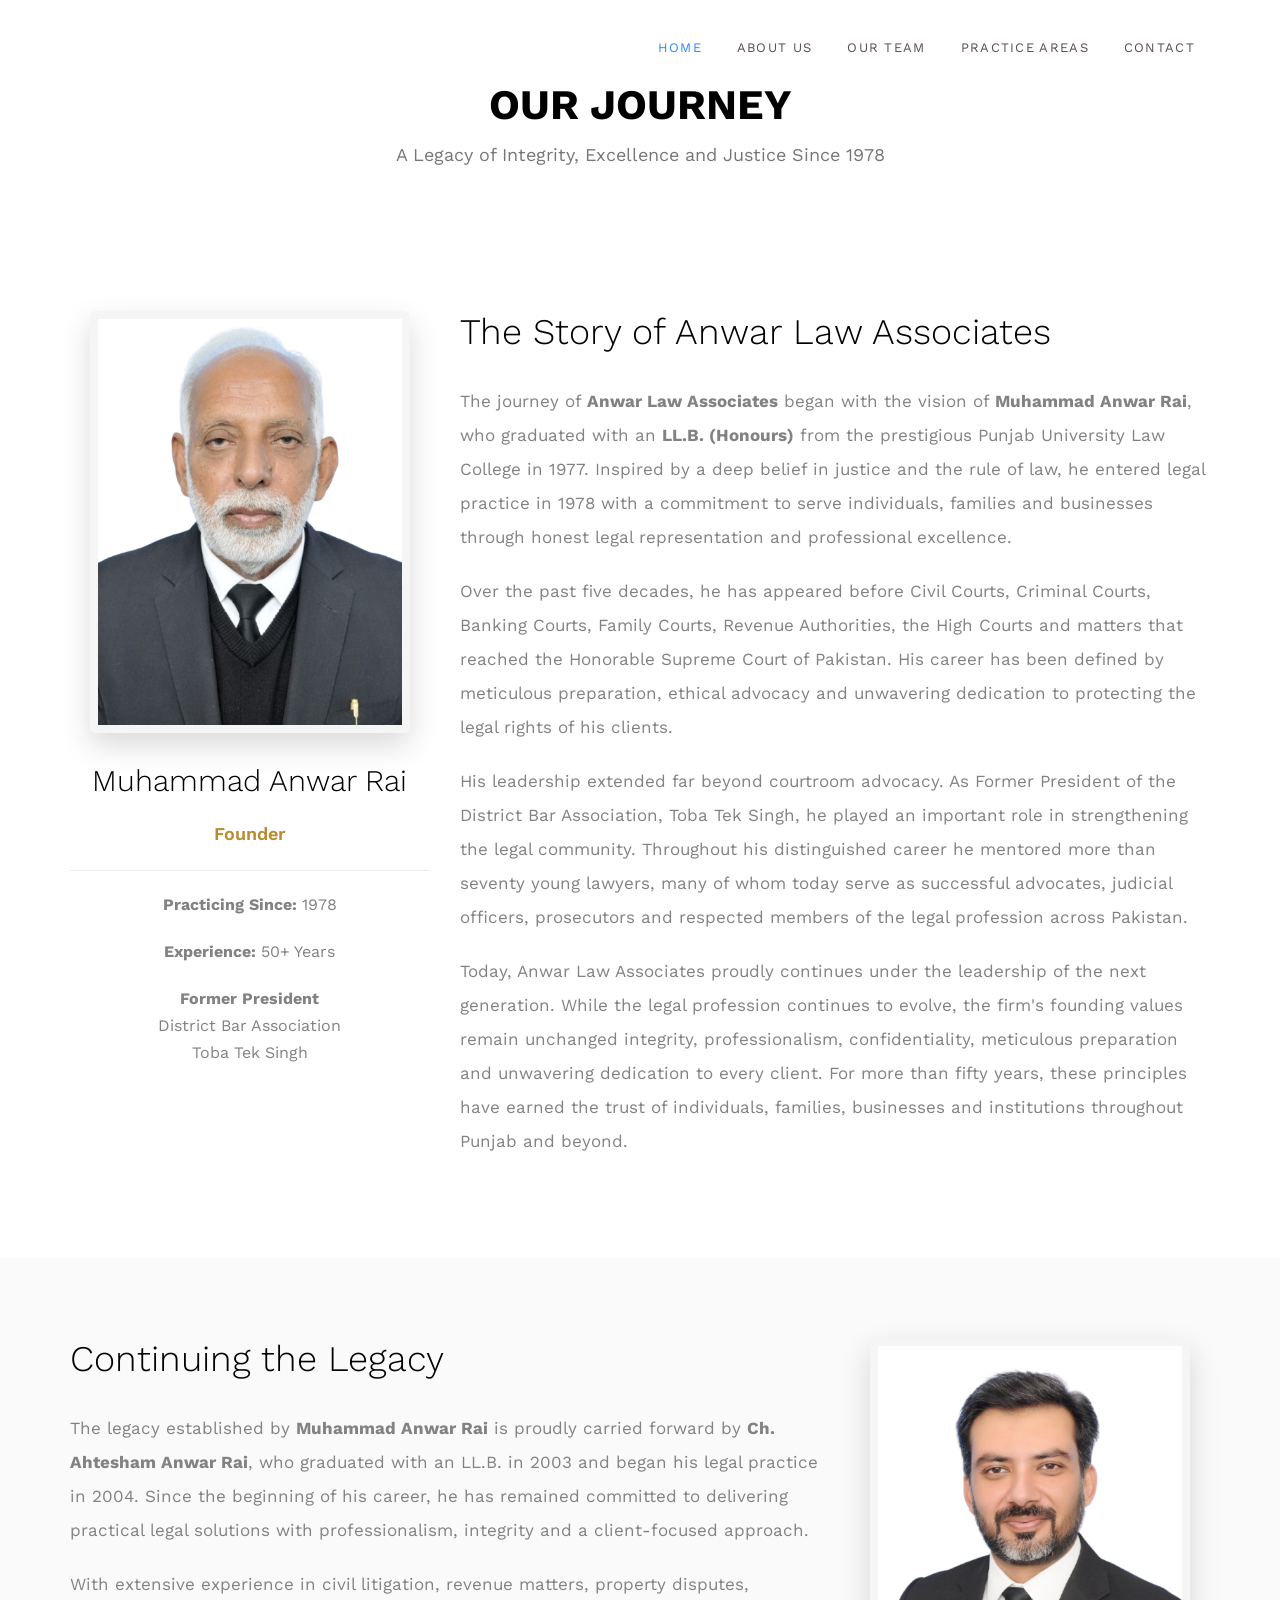
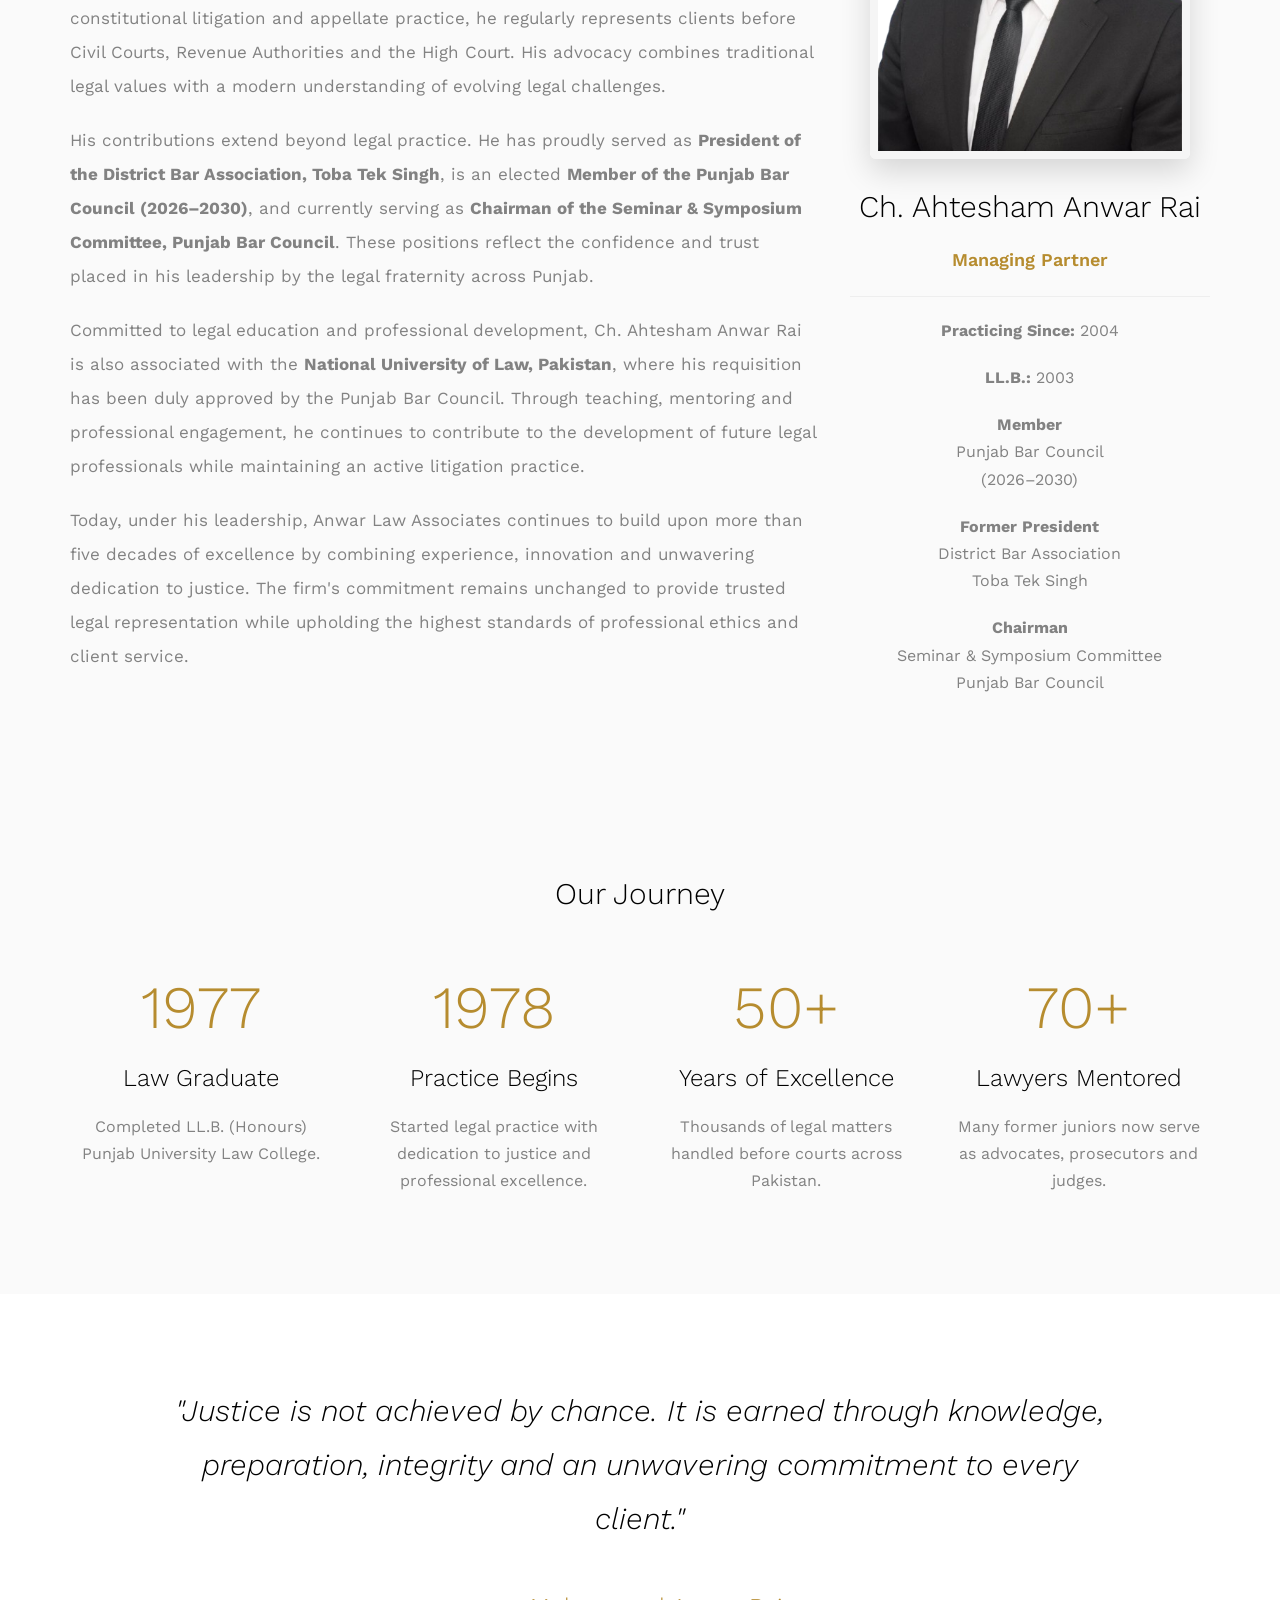
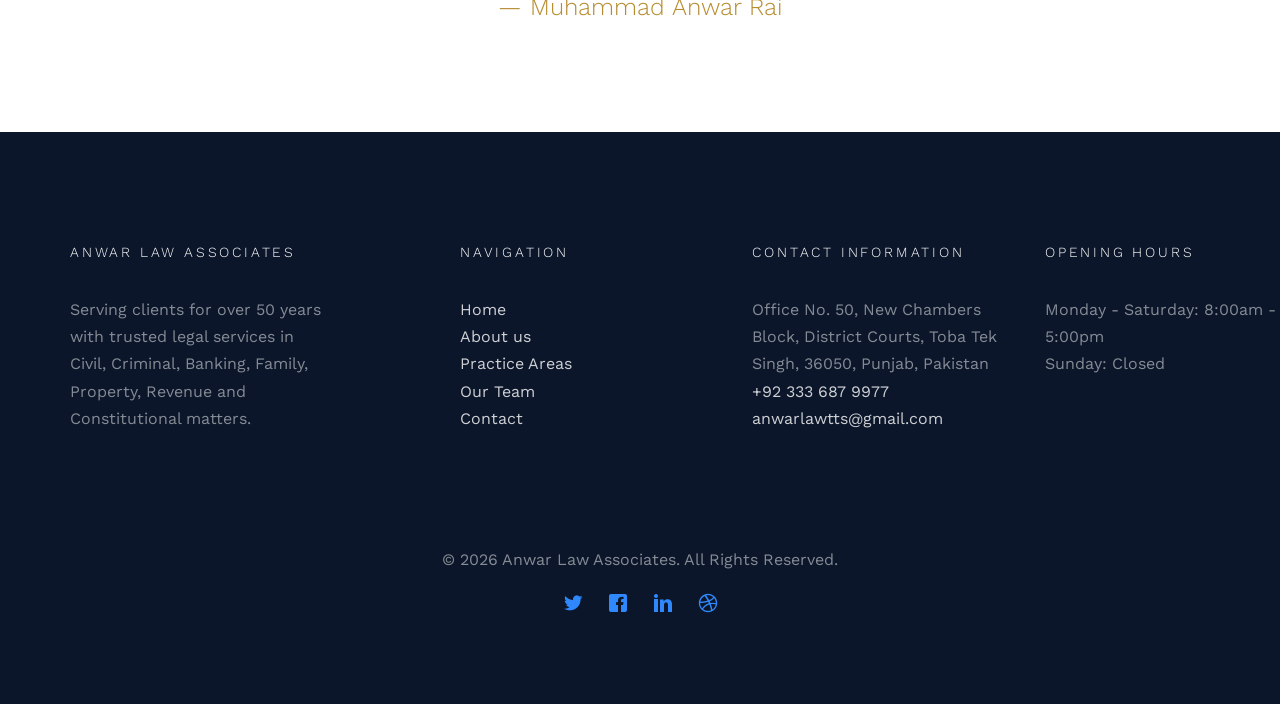
<file: about.html>
<!DOCTYPE HTML>
<html>
	<head>
	<meta charset="utf-8">
	<meta http-equiv="X-UA-Compatible" content="IE=edge">
<title>About Us | Anwar Law Associates</title>	
		<meta name="viewport" content="width=device-width, initial-scale=1">

  <!-- Facebook and Twitter integration -->
	<meta property="og:title" content=""/>
	<meta property="og:image" content=""/>
	<meta property="og:url" content=""/>
	<meta property="og:site_name" content=""/>
	<meta property="og:description" content=""/>
	<meta name="twitter:title" content="" />
	<meta name="twitter:image" content="" />
	<meta name="twitter:url" content="" />
	<meta name="twitter:card" content="" />

	<link href="https://fonts.googleapis.com/css?family=Work+Sans:300,400,700" rel="stylesheet">
	
	<!-- Animate.css -->
	<link rel="stylesheet" href="css/animate.css">
	<!-- Icomoon Icon Fonts-->
	<link rel="stylesheet" href="css/icomoon.css">
	<!-- Bootstrap  -->
	<link rel="stylesheet" href="css/bootstrap.css">

	<!-- Magnific Popup -->
	<link rel="stylesheet" href="css/magnific-popup.css">

	<!-- Owl Carousel  -->
	<link rel="stylesheet" href="css/owl.carousel.min.css">
	<link rel="stylesheet" href="css/owl.theme.default.min.css">
	<!-- Flexslider  -->
	<link rel="stylesheet" href="css/flexslider.css">
	<!-- Flaticons  -->
	<link rel="stylesheet" href="fonts/flaticon/font/flaticon.css">

	<!-- Theme style  -->
	<link rel="stylesheet" href="css/style.css">

	<!-- Modernizr JS -->
	<script src="js/modernizr-2.6.2.min.js"></script>
	<!-- FOR IE9 below -->
	<!--[if lt IE 9]>
	<script src="js/respond.min.js"></script>
	<![endif]-->



	</head>
	<body>
		
	<div class="ftco-loader"></div>
	
	<div id="page">
	<nav class="ftco-nav" role="navigation">
		<div class="top-menu">
			<div class="container">
				<div class="row">
					<div class="col-md-2">
    <div id="ftco-logo">
        <a href="index.html">Anwar Law Associates</a>
    </div>
</div>

<div class="col-md-10 text-right menu-1">
   <ul>
    <li class="active"><a href="index.html">Home</a></li>
    <li><a href="about.html">About Us</a></li>
    <li><a href="team.html">Our Team</a></li>
    <li><a href="practice.html">Practice Areas</a></li>
    <li><a href="contact.html">Contact</a></li>
</ul>
</div>
	</nav>

	<section class="page-title">
    <div class="container">
        <h1><strong>OUR JOURNEY</strong></h1>
        <p>A Legacy of Integrity, Excellence and Justice Since 1978</p>
    </div>
</section>
	<div class="site-section" style="padding:80px 0;">
<div class="container">

<div class="row">

<div class="col-md-4 text-center">

<img src="images/user-3.png"
class="img-responsive img-rounded"
style="margin:auto;max-width:320px;border:8px solid #f5f5f5;box-shadow:0 12px 30px rgba(0,0,0,.15);">

<h2 style="margin-top:30px;font-weight:700;">
Muhammad Anwar Rai
</h2>

<p style="font-size:18px;color:#b68c2f;font-weight:600;">
Founder
</p>

<hr>

<p><strong>Practicing Since:</strong> 1978</p>

<p><strong>Experience:</strong> 50+ Years</p>

<p><strong>Former President</strong><br>
District Bar Association<br>
Toba Tek Singh
</p>

</div>

<div class="col-md-8">

<h1 style="font-weight:700;margin-bottom:30px;">
The Story of Anwar Law Associates
</h1>

<p style="font-size:17px;line-height:2;">
The journey of <strong>Anwar Law Associates</strong> began with the vision of
<strong>Muhammad Anwar Rai</strong>, who graduated with an
<strong>LL.B. (Honours)</strong> from the prestigious Punjab University Law College in 1977.
Inspired by a deep belief in justice and the rule of law, he entered legal practice in 1978 with a commitment to serve individuals, families and businesses through honest legal representation and professional excellence.
</p>

<p style="font-size:17px;line-height:2;">
Over the past five decades, he has appeared before Civil Courts, Criminal Courts, Banking Courts, Family Courts, Revenue Authorities, the High Courts and matters that reached the Honorable Supreme Court of Pakistan. His career has been defined by meticulous preparation, ethical advocacy and unwavering dedication to protecting the legal rights of his clients.
</p>

<p style="font-size:17px;line-height:2;">
His leadership extended far beyond courtroom advocacy. As Former President of the District Bar Association, Toba Tek Singh, he played an important role in strengthening the legal community. Throughout his distinguished career he mentored more than seventy young lawyers, many of whom today serve as successful advocates, judicial officers, prosecutors and respected members of the legal profession across Pakistan.
</p>

<p style="font-size:17px;line-height:2;">
Today, Anwar Law Associates proudly continues under the leadership of the next generation. While the legal profession continues to evolve, the firm's founding values remain unchanged integrity, professionalism, confidentiality, meticulous preparation and unwavering dedication to every client. For more than fifty years, these principles have earned the trust of individuals, families, businesses and institutions throughout Punjab and beyond.
</p>

</div>

</div>

</div>
</div>
<div class="site-section" style="padding:80px 0;background:#fafafa;">
<div class="container">

<div class="row">

<div class="col-md-8">

<h1 style="font-weight:700;margin-bottom:30px;">
Continuing the Legacy
</h1>

<p style="font-size:17px;line-height:2;">
The legacy established by <strong>Muhammad Anwar Rai</strong> is proudly carried forward by <strong>Ch. Ahtesham Anwar Rai</strong>, who graduated with an LL.B. in 2003 and began his legal practice in 2004. Since the beginning of his career, he has remained committed to delivering practical legal solutions with professionalism, integrity and a client-focused approach.
</p>

<p style="font-size:17px;line-height:2;">
With extensive experience in civil litigation, revenue matters, property disputes, constitutional litigation and appellate practice, he regularly represents clients before Civil Courts, Revenue Authorities and the High Court. His advocacy combines traditional legal values with a modern understanding of evolving legal challenges.
</p>

<p style="font-size:17px;line-height:2;">
His contributions extend beyond legal practice. He has proudly served as <strong>President of the District Bar Association, Toba Tek Singh</strong>, is an elected <strong>Member of the Punjab Bar Council (2026–2030)</strong>, and currently serving as <strong>Chairman of the Seminar & Symposium Committee, Punjab Bar Council</strong>. These positions reflect the confidence and trust placed in his leadership by the legal fraternity across Punjab.
</p>

<p style="font-size:17px;line-height:2;">
Committed to legal education and professional development, Ch. Ahtesham Anwar Rai is also associated with the <strong>National University of Law, Pakistan</strong>, where his requisition has been duly approved by the Punjab Bar Council. Through teaching, mentoring and professional engagement, he continues to contribute to the development of future legal professionals while maintaining an active litigation practice.
</p>

<p style="font-size:17px;line-height:2;">
Today, under his leadership, Anwar Law Associates continues to build upon more than five decades of excellence by combining experience, innovation and unwavering dedication to justice. The firm's commitment remains unchanged to provide trusted legal representation while upholding the highest standards of professional ethics and client service.
</p>

</div>

<div class="col-md-4 text-center">

<img src="images/user-1.png"
class="img-responsive img-rounded"
style="margin:auto;max-width:320px;border:8px solid #f5f5f5;box-shadow:0 12px 30px rgba(0,0,0,.15);">

<h2 style="margin-top:30px;font-weight:700;">
Ch. Ahtesham Anwar Rai
</h2>

<p style="font-size:18px;color:#b68c2f;font-weight:600;">
Managing Partner
</p>

<hr>

<p><strong>Practicing Since:</strong> 2004</p>

<p><strong>LL.B.:</strong> 2003</p>

<p><strong>Member</strong><br>
Punjab Bar Council<br>
(2026–2030)
</p>

<p><strong>Former President</strong><br>
District Bar Association<br>
Toba Tek Singh
</p>

<p><strong>Chairman</strong><br>
Seminar & Symposium Committee<br>
Punjab Bar Council
</p>

</div>

</div>

</div>
</div>
<div class="site-section" style="background:#fafafa;padding:80px 0;">

<div class="container">

<div class="text-center">

<h2 style="font-weight:700;margin-bottom:60px;">
Our Journey
</h2>

</div>

<div class="row text-center">

<div class="col-md-3">

<h1 style="color:#b68c2f;font-size:60px;">1977</h1>

<h3>Law Graduate</h3>

<p>
Completed LL.B. (Honours)<br>
Punjab University Law College.
</p>

</div>

<div class="col-md-3">

<h1 style="color:#b68c2f;font-size:60px;">1978</h1>

<h3>Practice Begins</h3>

<p>
Started legal practice with dedication to justice and professional excellence.
</p>

</div>

<div class="col-md-3">

<h1 style="color:#b68c2f;font-size:60px;">50+</h1>

<h3>Years of Excellence</h3>

<p>
Thousands of legal matters handled before courts across Pakistan.
</p>

</div>

<div class="col-md-3">

<h1 style="color:#b68c2f;font-size:60px;">70+</h1>

<h3>Lawyers Mentored</h3>

<p>
Many former juniors now serve as advocates, prosecutors and judges.
</p>

</div>

</div>

</div>

</div>
<div class="site-section" style="padding:90px 0;">

<div class="container">

<div class="row">

<div class="col-md-10 col-md-offset-1 text-center">

<h2 style="font-style:italic;line-height:1.8;font-weight:300;">

"Justice is not achieved by chance. It is earned through knowledge, preparation, integrity and an unwavering commitment to every client."

</h2>

<br>

<h3 style="color:#b68c2f;">

— Muhammad Anwar Rai

</h3>

</div>

</div>

</div>

</div>
	<footer id="ftco-footer" role="contentinfo">
		<div class="container">
			<div class="row row-pb-md">
				<div class="col-md-3 ftco-widget">
					<h4>Anwar Law Associates</h4>
					<p>Serving clients for over 50 years with trusted legal services in Civil, Criminal, Banking, Family, Property, Revenue and Constitutional matters.</p>
				</div>
				<div class="col-md-3 col-md-push-1">
					<h4>Navigation</h4>
					<ul class="ftco-footer-links">
						<li><a href="#">Home</a></li>
						<li><a href="#">About us</a></li>
						<li><a href="#">Practice Areas</a></li>
						<li><a href="#">Our Team</a></li>
						<li><a href="#">Contact</a></li>
					</ul>
				</div>

				<div class="col-md-3 col-md-push-1">
					<h4>Contact Information</h4>
					<ul class="ftco-footer-links">
						<li>Office No. 50, New Chambers Block, District Courts, Toba Tek Singh, 36050,  Punjab, Pakistan</li>
						<li><a href="tel://1234567920">+92 333 687 9977</a></li>
						<li><a href="anwarlawtts@gmail.com">anwarlawtts@gmail.com</a></li>
					</ul>
				</div>

				<div class="col-md-3 col-md-push-1">
					<h4>Opening Hours</h4>
					<ul class="ftco-footer-links">
						<li>Monday - Saturday: 8:00am - 5:00pm</li>
						<li>Sunday: Closed</li>
					</ul>
				</div>

			</div>

			<div class="row copyright">
				<div class="col-md-12 text-center">
					<p>
© <script>document.write(new Date().getFullYear());</script>
Anwar Law Associates. All Rights Reserved.
</p>
					<p>
						<ul class="ftco-social-icons">
							<li><a href="#"><i class="icon-twitter"></i></a></li>
							<li><a href="#"><i class="icon-facebook"></i></a></li>
							<li><a href="#"><i class="icon-linkedin"></i></a></li>
							<li><a href="#"><i class="icon-dribbble"></i></a></li>
						</ul>
					</p>
				</div>
			</div>

		</div>
	</footer>
	</div>

	<div class="gototop js-top">
		<a href="#" class="js-gotop"><i class="icon-arrow-up"></i></a>
	</div>
	
	<!-- jQuery -->
	<script src="js/jquery.min.js"></script>
	<!-- jQuery Easing -->
	<script src="js/jquery.easing.1.3.js"></script>
	<!-- Bootstrap -->
	<script src="js/bootstrap.min.js"></script>
	<!-- Waypoints -->
	<script src="js/jquery.waypoints.min.js"></script>
	<!-- Stellar Parallax -->
	<script src="js/jquery.stellar.min.js"></script>
	<!-- Carousel -->
	<script src="js/owl.carousel.min.js"></script>
	<!-- Flexslider -->
	<script src="js/jquery.flexslider-min.js"></script>
	<!-- countTo -->
	<script src="js/jquery.countTo.js"></script>
	<!-- Magnific Popup -->
	<script src="js/jquery.magnific-popup.min.js"></script>
	<script src="js/magnific-popup-options.js"></script>
	<!-- Main -->
	<script src="js/main.js"></script>

<script>
  window.dataLayer = window.dataLayer || [];
  function gtag(){dataLayer.push(arguments);}
  gtag('js', new Date());

  gtag('config', 'UA-23581568-13');
</script>

	</body>
</html>
</file>
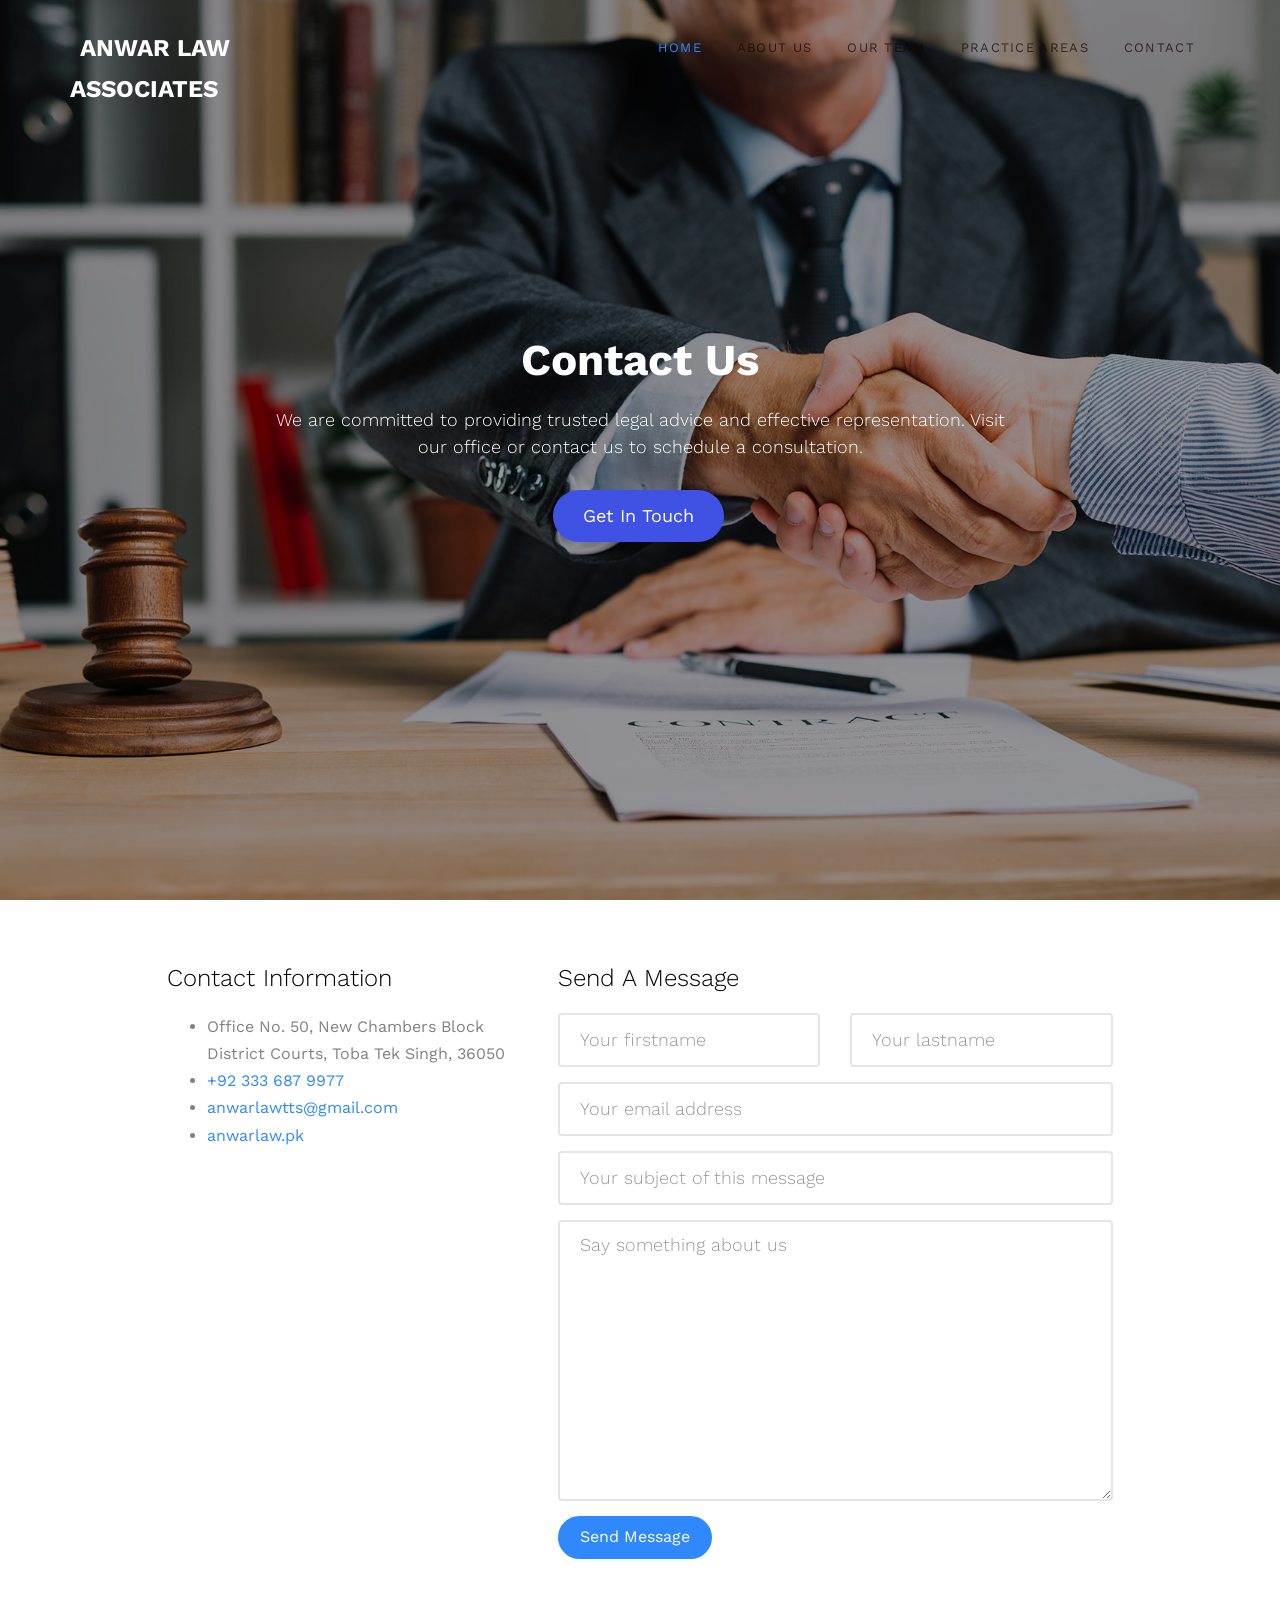
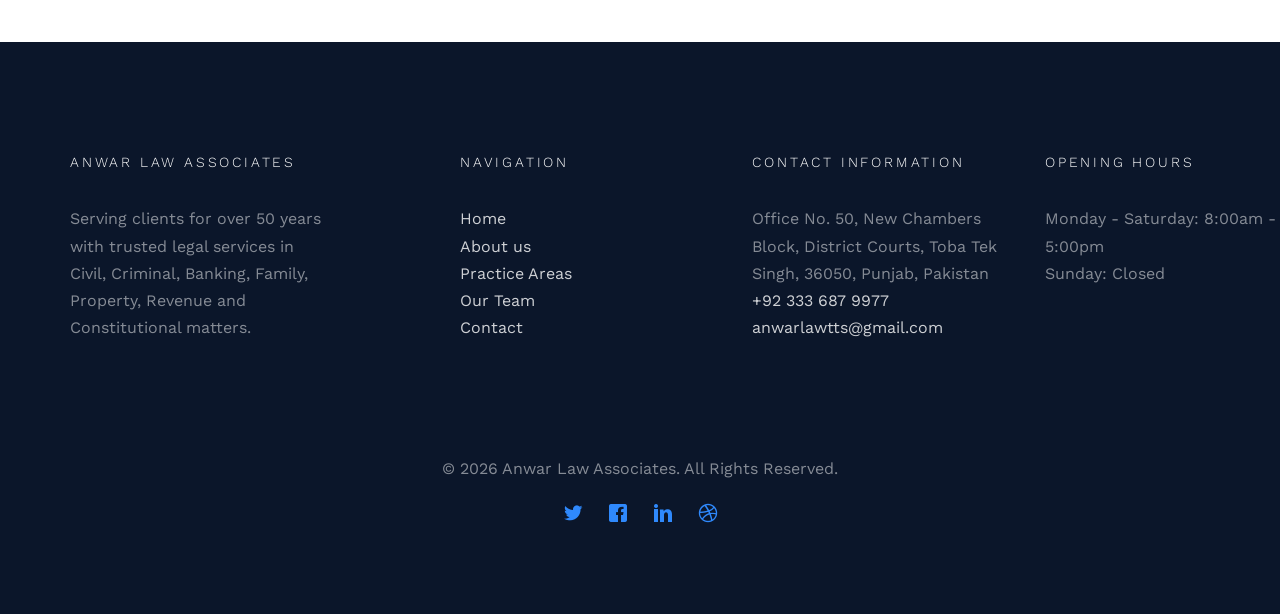
<file: contact.html>
<!DOCTYPE HTML>
<html>
	<head>
	<meta charset="utf-8">
	<meta http-equiv="X-UA-Compatible" content="IE=edge">
	<title>Lawmaker &mdash; Website Template by Colorlib</title>
	<meta name="viewport" content="width=device-width, initial-scale=1">

  <!-- Facebook and Twitter integration -->
	<meta property="og:title" content=""/>
	<meta property="og:image" content=""/>
	<meta property="og:url" content=""/>
	<meta property="og:site_name" content=""/>
	<meta property="og:description" content=""/>
	<meta name="twitter:title" content="" />
	<meta name="twitter:image" content="" />
	<meta name="twitter:url" content="" />
	<meta name="twitter:card" content="" />

	<link href="https://fonts.googleapis.com/css?family=Work+Sans:300,400,700" rel="stylesheet">
	
	<!-- Animate.css -->
	<link rel="stylesheet" href="css/animate.css">
	<!-- Icomoon Icon Fonts-->
	<link rel="stylesheet" href="css/icomoon.css">
	<!-- Bootstrap  -->
	<link rel="stylesheet" href="css/bootstrap.css">

	<!-- Magnific Popup -->
	<link rel="stylesheet" href="css/magnific-popup.css">

	<!-- Owl Carousel  -->
	<link rel="stylesheet" href="css/owl.carousel.min.css">
	<link rel="stylesheet" href="css/owl.theme.default.min.css">
	<!-- Flexslider  -->
	<link rel="stylesheet" href="css/flexslider.css">
	<!-- Flaticons  -->
	<link rel="stylesheet" href="fonts/flaticon/font/flaticon.css">

	<!-- Theme style  -->
	<link rel="stylesheet" href="css/style.css">

	<!-- Modernizr JS -->
	<script src="js/modernizr-2.6.2.min.js"></script>
	<!-- FOR IE9 below -->
	<!--[if lt IE 9]>
	<script src="js/respond.min.js"></script>
	<![endif]-->



	</head>
	<body>
		
	<div class="ftco-loader"></div>
	
	<div id="page">
	<nav class="ftco-nav" role="navigation">
		<div class="top-menu">
			<div class="container">
				<div class="row">
					<div class="col-md-2">
						<div id="ftco-logo"><a href="index.html">Anwar law Associates</a></div>
					</div>
					<div class="col-md-10 text-right menu-1">
						<ul>
    <li class="active"><a href="index.html">Home</a></li>
    <li><a href="about.html">About Us</a></li>
    <li><a href="team.html">Our Team</a></li>
    <li><a href="practice.html">Practice Areas</a></li>
    <li><a href="contact.html">Contact</a></li>
</ul>
					</div>
				</div>
				
			</div>
		</div>
	</nav>

	<aside id="ftco-hero" class="js-fullheight">
		<div class="flexslider js-fullheight">
			<ul class="slides">
		   	<li style="background-image: url(images/hero_1.jpg);">
		   		<div class="overlay-gradient"></div>
		   		<div class="container">
		   			<div class="row">
			   			<div class="col-md-8 col-md-offset-2 text-center js-fullheight slider-text">
			   				<div class="slider-text-inner">
			   					<h1><strong>Contact Us</strong></h1>

<h2>
We are committed to providing trusted legal advice and effective representation.
Visit our office or contact us to schedule a consultation.
</h2>

<p>
<a class="btn btn-primary btn-lg btn-learn" href="#ftco-contact">
Get In Touch
</a>
</p>
			   				</div>
			   			</div>
			   		</div>
		   		</div>
		   	</li>
		  	</ul>
	  	</div>
	</aside>

	<div id="ftco-contact">
		<div class="container">
			<div class="row">
				<div class="col-md-5 col-md-push-1 animate-box">
					
					<div class="colorlib-contact-info">
						<h3>Contact Information</h3>
						<ul>
							<li class="address">Office No. 50, New Chambers Block<br>
District Courts, Toba Tek Singh, 36050</li>
							<li class="phone"><a href="tel://1234567920">+92 333 687 9977</a></li>
							<li class="email"><a href="mailto:anwarlawtts@gmail.com.com">anwarlawtts@gmail.com</a></li>
							<li class="url"><a href="index.html">anwarlaw.pk</a></li>
						</ul>
					</div>

				</div>
				<div class="col-md-6 animate-box">
					<h3>Send A Message</h3>
					<form action="#">
						<div class="row form-group">
							<div class="col-md-6">
								<!-- <label for="fname">First Name</label> -->
								<input type="text" id="fname" class="form-control" placeholder="Your firstname">
							</div>
							<div class="col-md-6">
								<!-- <label for="lname">Last Name</label> -->
								<input type="text" id="lname" class="form-control" placeholder="Your lastname">
							</div>
						</div>

						<div class="row form-group">
							<div class="col-md-12">
								<!-- <label for="email">Email</label> -->
								<input type="text" id="email" class="form-control" placeholder="Your email address">
							</div>
						</div>

						<div class="row form-group">
							<div class="col-md-12">
								<!-- <label for="subject">Subject</label> -->
								<input type="text" id="subject" class="form-control" placeholder="Your subject of this message">
							</div>
						</div>

						<div class="row form-group">
							<div class="col-md-12">
								<!-- <label for="message">Message</label> -->
								<textarea name="message" id="message" cols="30" rows="10" class="form-control" placeholder="Say something about us"></textarea>
							</div>
						</div>
						<div class="form-group">
							<input type="submit" value="Send Message" class="btn btn-primary">
						</div>

					</form>		
				</div>
			</div>
			
		</div>
	</div>

	<footer id="ftco-footer" role="contentinfo">
		<div class="container">
			<div class="row row-pb-md">
				<div class="col-md-3 ftco-widget">
					<h4>Anwar Law Associates</h4>
					<p>Serving clients for over 50 years with trusted legal services in Civil, Criminal, Banking, Family, Property, Revenue and Constitutional matters.</p>
				</div>
				<div class="col-md-3 col-md-push-1">
					<h4>Navigation</h4>
					<ul class="ftco-footer-links">
						<li><a href="#">Home</a></li>
						<li><a href="#">About us</a></li>
						<li><a href="#">Practice Areas</a></li>
						<li><a href="#">Our Team</a></li>
						<li><a href="#">Contact</a></li>
					</ul>
				</div>

				<div class="col-md-3 col-md-push-1">
					<h4>Contact Information</h4>
					<ul class="ftco-footer-links">
						<li>Office No. 50, New Chambers Block, District Courts, Toba Tek Singh, 36050,  Punjab, Pakistan</li>
						<li><a href="tel://1234567920">+92 333 687 9977</a></li>
						<li><a href="anwarlawtts@gmail.com">anwarlawtts@gmail.com</a></li>
					</ul>
				</div>

				<div class="col-md-3 col-md-push-1">
					<h4>Opening Hours</h4>
					<ul class="ftco-footer-links">
						<li>Monday - Saturday: 8:00am - 5:00pm</li>
						<li>Sunday: Closed</li>
					</ul>
				</div>

			</div>

			<div class="row copyright">
				<div class="col-md-12 text-center">
					<p>
© <script>document.write(new Date().getFullYear());</script>
Anwar Law Associates. All Rights Reserved.
</p>
					<p>
						<ul class="ftco-social-icons">
							<li><a href="#"><i class="icon-twitter"></i></a></li>
							<li><a href="#"><i class="icon-facebook"></i></a></li>
							<li><a href="#"><i class="icon-linkedin"></i></a></li>
							<li><a href="#"><i class="icon-dribbble"></i></a></li>
						</ul>
					</p>
				</div>
			</div>

		</div>
	</footer>
	</div>

	<div class="gototop js-top">
		<a href="#" class="js-gotop"><i class="icon-arrow-up"></i></a>
	</div>
	
	<!-- jQuery -->
	<script src="js/jquery.min.js"></script>
	<!-- jQuery Easing -->
	<script src="js/jquery.easing.1.3.js"></script>
	<!-- Bootstrap -->
	<script src="js/bootstrap.min.js"></script>
	<!-- Waypoints -->
	<script src="js/jquery.waypoints.min.js"></script>
	<!-- Stellar Parallax -->
	<script src="js/jquery.stellar.min.js"></script>
	<!-- Carousel -->
	<script src="js/owl.carousel.min.js"></script>
	<!-- Flexslider -->
	<script src="js/jquery.flexslider-min.js"></script>
	<!-- countTo -->
	<script src="js/jquery.countTo.js"></script>
	<!-- Magnific Popup -->
	<script src="js/jquery.magnific-popup.min.js"></script>
	<script src="js/magnific-popup-options.js"></script>
	<!-- Main -->
	<script src="js/main.js"></script>

<script>
  window.dataLayer = window.dataLayer || [];
  function gtag(){dataLayer.push(arguments);}
  gtag('js', new Date());

  gtag('config', 'UA-23581568-13');
</script>

	</body>
</html>
</file>
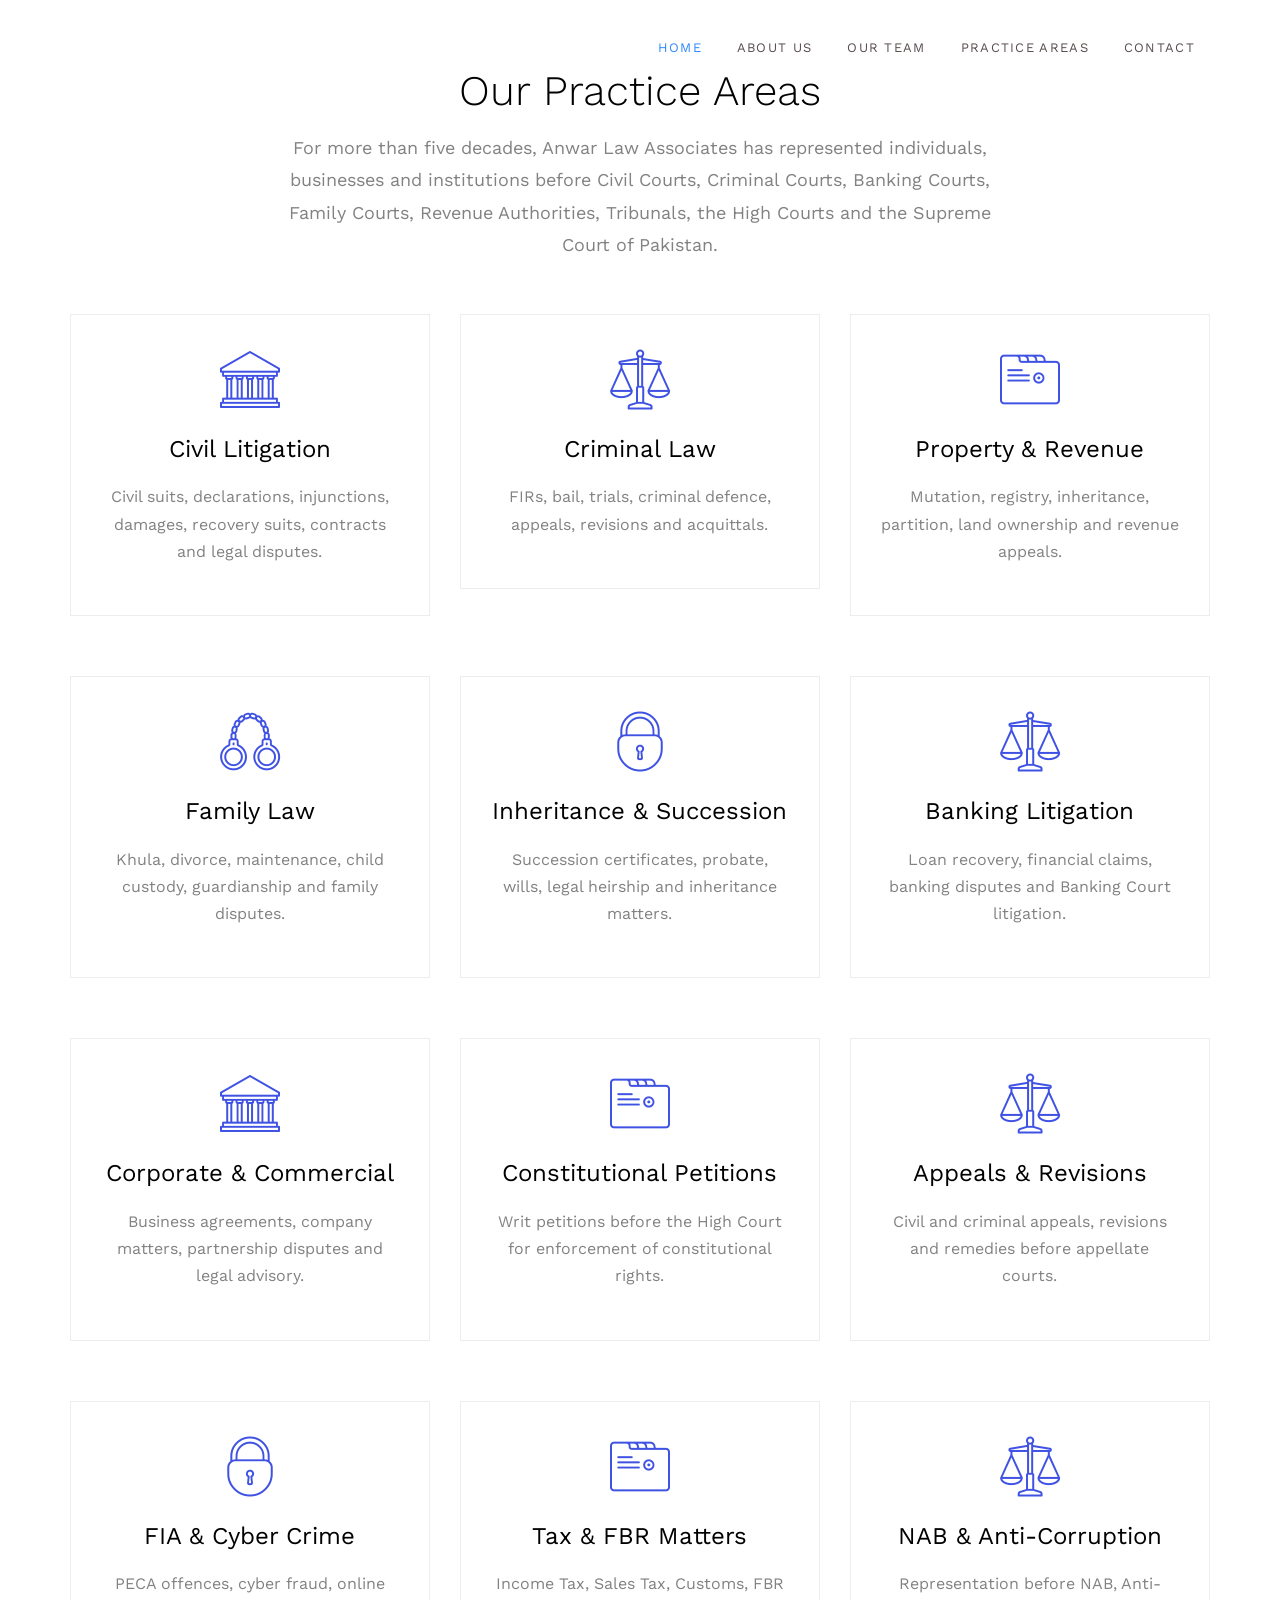
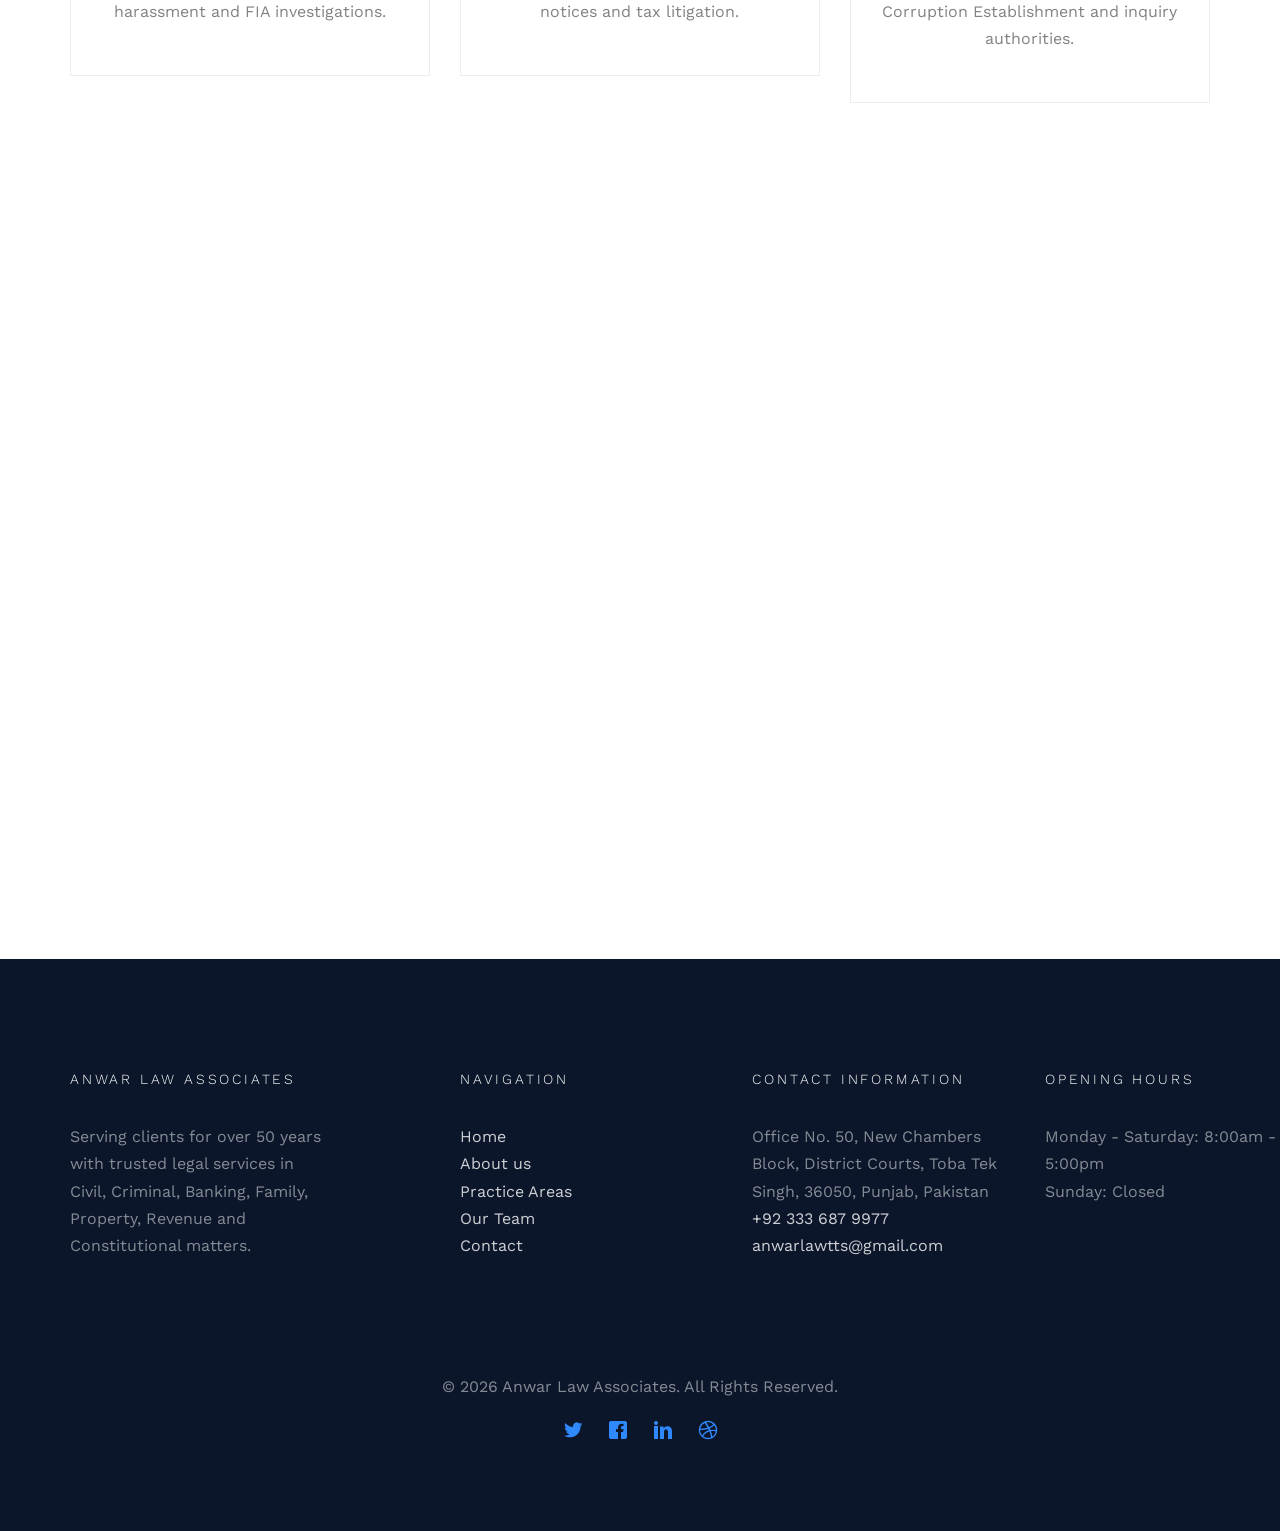
<file: practice.html>
<!DOCTYPE HTML>
<html>
	<head>
	<meta charset="utf-8">
	<meta http-equiv="X-UA-Compatible" content="IE=edge">
	<title>Lawmaker &mdash; Website Template by Colorlib</title>
	<meta name="viewport" content="width=device-width, initial-scale=1">

  <!-- Facebook and Twitter integration -->
	<meta property="og:title" content=""/>
	<meta property="og:image" content=""/>
	<meta property="og:url" content=""/>
	<meta property="og:site_name" content=""/>
	<meta property="og:description" content=""/>
	<meta name="twitter:title" content="" />
	<meta name="twitter:image" content="" />
	<meta name="twitter:url" content="" />
	<meta name="twitter:card" content="" />

	<link href="https://fonts.googleapis.com/css?family=Work+Sans:300,400,700" rel="stylesheet">
	
	<!-- Animate.css -->
	<link rel="stylesheet" href="css/animate.css">
	<!-- Icomoon Icon Fonts-->
	<link rel="stylesheet" href="css/icomoon.css">
	<!-- Bootstrap  -->
	<link rel="stylesheet" href="css/bootstrap.css">

	<!-- Magnific Popup -->
	<link rel="stylesheet" href="css/magnific-popup.css">

	<!-- Owl Carousel  -->
	<link rel="stylesheet" href="css/owl.carousel.min.css">
	<link rel="stylesheet" href="css/owl.theme.default.min.css">
	<!-- Flexslider  -->
	<link rel="stylesheet" href="css/flexslider.css">
	<!-- Flaticons  -->
	<link rel="stylesheet" href="fonts/flaticon/font/flaticon.css">

	<!-- Theme style  -->
	<link rel="stylesheet" href="css/style.css">

	<!-- Modernizr JS -->
	<script src="js/modernizr-2.6.2.min.js"></script>
	<!-- FOR IE9 below -->
	<!--[if lt IE 9]>
	<script src="js/respond.min.js"></script>
	<![endif]-->



	</head>
	<body>
		
	<div class="ftco-loader"></div>
	
	<div id="page">
	<nav class="ftco-nav" role="navigation">
		<div class="top-menu">
			<div class="container">
				<div class="row">
					<div class="col-md-2">
						<div id="ftco-logo"><a href="index.html">Lawmaker</a></div>
					</div>
					<div class="col-md-10 text-right menu-1">
						<ul>
    <li class="active"><a href="index.html">Home</a></li>
    <li><a href="about.html">About Us</a></li>
    <li><a href="team.html">Our Team</a></li>
    <li><a href="practice.html">Practice Areas</a></li>
    <li><a href="contact.html">Contact</a></li>
</ul>
					</div>
				</div>
				
			</div>
		</div>
	</nav>
<div class="ftco-practice" style="padding:70px 0;">

<div class="container">

<div class="row">
<div class="col-md-8 col-md-offset-2 text-center ftco-heading">

<h2 style="font-weight:800;font-size:42px;">
Our Practice Areas
</h2>

<p style="font-size:18px;line-height:1.8;">
For more than five decades, Anwar Law Associates has represented individuals,
businesses and institutions before Civil Courts, Criminal Courts, Banking Courts,
Family Courts, Revenue Authorities, Tribunals, the High Courts and the Supreme Court of Pakistan.
</p>

</div>
</div>

<div class="row">

<div class="col-md-4 text-center animate-box">
<div class="services">
<span class="icon"><i class="flaticon-courthouse"></i></span>
<h3><strong>Civil Litigation</strong></h3>
<p>Civil suits, declarations, injunctions, damages, recovery suits, contracts and legal disputes.</p>
</div>
</div>

<div class="col-md-4 text-center animate-box">
<div class="services">
<span class="icon"><i class="flaticon-libra"></i></span>
<h3><strong>Criminal Law</strong></h3>
<p>FIRs, bail, trials, criminal defence, appeals, revisions and acquittals.</p>
</div>
</div>

<div class="col-md-4 text-center animate-box">
<div class="services">
<span class="icon"><i class="flaticon-folder"></i></span>
<h3><strong>Property & Revenue</strong></h3>
<p>Mutation, registry, inheritance, partition, land ownership and revenue appeals.</p>
</div>
</div>

<div class="col-md-4 text-center animate-box">
<div class="services">
<span class="icon"><i class="flaticon-handcuffs"></i></span>
<h3><strong>Family Law</strong></h3>
<p>Khula, divorce, maintenance, child custody, guardianship and family disputes.</p>
</div>
</div>

<div class="col-md-4 text-center animate-box">
<div class="services">
<span class="icon"><i class="flaticon-padlock"></i></span>
<h3><strong>Inheritance & Succession</strong></h3>
<p>Succession certificates, probate, wills, legal heirship and inheritance matters.</p>
</div>
</div>

<div class="col-md-4 text-center animate-box">
<div class="services">
<span class="icon"><i class="flaticon-libra"></i></span>
<h3><strong>Banking Litigation</strong></h3>
<p>Loan recovery, financial claims, banking disputes and Banking Court litigation.</p>
</div>
</div>

<div class="col-md-4 text-center animate-box">
<div class="services">
<span class="icon"><i class="flaticon-courthouse"></i></span>
<h3><strong>Corporate & Commercial</strong></h3>
<p>Business agreements, company matters, partnership disputes and legal advisory.</p>
</div>
</div>

<div class="col-md-4 text-center animate-box">
<div class="services">
<span class="icon"><i class="flaticon-folder"></i></span>
<h3><strong>Constitutional Petitions</strong></h3>
<p>Writ petitions before the High Court for enforcement of constitutional rights.</p>
</div>
</div>

<div class="col-md-4 text-center animate-box">
<div class="services">
<span class="icon"><i class="flaticon-libra"></i></span>
<h3><strong>Appeals & Revisions</strong></h3>
<p>Civil and criminal appeals, revisions and remedies before appellate courts.</p>
</div>
</div>

<div class="col-md-4 text-center animate-box">
<div class="services">
<span class="icon"><i class="flaticon-padlock"></i></span>
<h3><strong>FIA & Cyber Crime</strong></h3>
<p>PECA offences, cyber fraud, online harassment and FIA investigations.</p>
</div>
</div>

<div class="col-md-4 text-center animate-box">
<div class="services">
<span class="icon"><i class="flaticon-folder"></i></span>
<h3><strong>Tax & FBR Matters</strong></h3>
<p>Income Tax, Sales Tax, Customs, FBR notices and tax litigation.</p>
</div>
</div>

<div class="col-md-4 text-center animate-box">
<div class="services">
<span class="icon"><i class="flaticon-libra"></i></span>
<h3><strong>NAB & Anti-Corruption</strong></h3>
<p>Representation before NAB, Anti-Corruption Establishment and inquiry authorities.</p>
</div>
</div>

<div class="col-md-4 text-center animate-box">
<div class="services">
<span class="icon"><i class="flaticon-courthouse"></i></span>
<h3><strong>Service & Labour Law</strong></h3>
<p>Employment disputes, departmental proceedings, labour courts and tribunals.</p>
</div>
</div>

<div class="col-md-4 text-center animate-box">
<div class="services">
<span class="icon"><i class="flaticon-handcuffs"></i></span>
<h3><strong>Consumer Protection</strong></h3>
<p>Consumer court litigation, compensation claims and defective product disputes.</p>
</div>
</div>

<div class="col-md-4 text-center animate-box">
<div class="services">
<span class="icon"><i class="flaticon-folder"></i></span>
<h3><strong>Arbitration & ADR</strong></h3>
<p>Alternative dispute resolution, mediation, arbitration and negotiated settlements.</p>
</div>
</div>

<div class="col-md-4 text-center animate-box">
<div class="services">
<span class="icon"><i class="flaticon-padlock"></i></span>
<h3><strong>Legal Drafting</strong></h3>
<p>Contracts, agreements, sale deeds, legal notices, powers of attorney and affidavits.</p>
</div>
</div>

<div class="col-md-4 text-center animate-box">
<div class="services">
<span class="icon"><i class="flaticon-libra"></i></span>
<h3><strong>Registrar & Cooperative Matters</strong></h3>
<p>Registrar proceedings, cooperative societies and administrative litigation.</p>
</div>
</div>

<div class="col-md-4 text-center animate-box">
<div class="services">
<span class="icon"><i class="flaticon-courthouse"></i></span>
<h3><strong>Legal Consultation</strong></h3>
<p>Professional legal opinions, due diligence, litigation strategy and legal advisory services.</p>
</div>
</div>

</div>

</div>

</div>
	<footer id="ftco-footer" role="contentinfo">
		<div class="container">
			<div class="row row-pb-md">
				<div class="col-md-3 ftco-widget">
					<h4>Anwar Law Associates</h4>
					<p>Serving clients for over 50 years with trusted legal services in Civil, Criminal, Banking, Family, Property, Revenue and Constitutional matters.</p>
				</div>
				<div class="col-md-3 col-md-push-1">
					<h4>Navigation</h4>
					<ul class="ftco-footer-links">
						<li><a href="#">Home</a></li>
						<li><a href="#">About us</a></li>
						<li><a href="#">Practice Areas</a></li>
						<li><a href="#">Our Team</a></li>
						<li><a href="#">Contact</a></li>
					</ul>
				</div>

				<div class="col-md-3 col-md-push-1">
					<h4>Contact Information</h4>
					<ul class="ftco-footer-links">
						<li>Office No. 50, New Chambers Block, District Courts, Toba Tek Singh, 36050,  Punjab, Pakistan</li>
						<li><a href="tel://1234567920">+92 333 687 9977</a></li>
						<li><a href="anwarlawtts@gmail.com">anwarlawtts@gmail.com</a></li>
					</ul>
				</div>

				<div class="col-md-3 col-md-push-1">
					<h4>Opening Hours</h4>
					<ul class="ftco-footer-links">
						<li>Monday - Saturday: 8:00am - 5:00pm</li>
						<li>Sunday: Closed</li>
					</ul>
				</div>

			</div>

			<div class="row copyright">
				<div class="col-md-12 text-center">
					<p>
© <script>document.write(new Date().getFullYear());</script>
Anwar Law Associates. All Rights Reserved.
</p>
					<p>
						<ul class="ftco-social-icons">
							<li><a href="#"><i class="icon-twitter"></i></a></li>
							<li><a href="#"><i class="icon-facebook"></i></a></li>
							<li><a href="#"><i class="icon-linkedin"></i></a></li>
							<li><a href="#"><i class="icon-dribbble"></i></a></li>
						</ul>
					</p>
				</div>
			</div>

		</div>
	</footer>
	</div>

	<div class="gototop js-top">
		<a href="#" class="js-gotop"><i class="icon-arrow-up"></i></a>
	</div>
	
	<!-- jQuery -->
	<script src="js/jquery.min.js"></script>
	<!-- jQuery Easing -->
	<script src="js/jquery.easing.1.3.js"></script>
	<!-- Bootstrap -->
	<script src="js/bootstrap.min.js"></script>
	<!-- Waypoints -->
	<script src="js/jquery.waypoints.min.js"></script>
	<!-- Stellar Parallax -->
	<script src="js/jquery.stellar.min.js"></script>
	<!-- Carousel -->
	<script src="js/owl.carousel.min.js"></script>
	<!-- Flexslider -->
	<script src="js/jquery.flexslider-min.js"></script>
	<!-- countTo -->
	<script src="js/jquery.countTo.js"></script>
	<!-- Magnific Popup -->
	<script src="js/jquery.magnific-popup.min.js"></script>
	<script src="js/magnific-popup-options.js"></script>
	<!-- Main -->
	<script src="js/main.js"></script>

<script>
  window.dataLayer = window.dataLayer || [];
  function gtag(){dataLayer.push(arguments);}
  gtag('js', new Date());

  gtag('config', 'UA-23581568-13');
</script>

	</body>
</html>
</file>
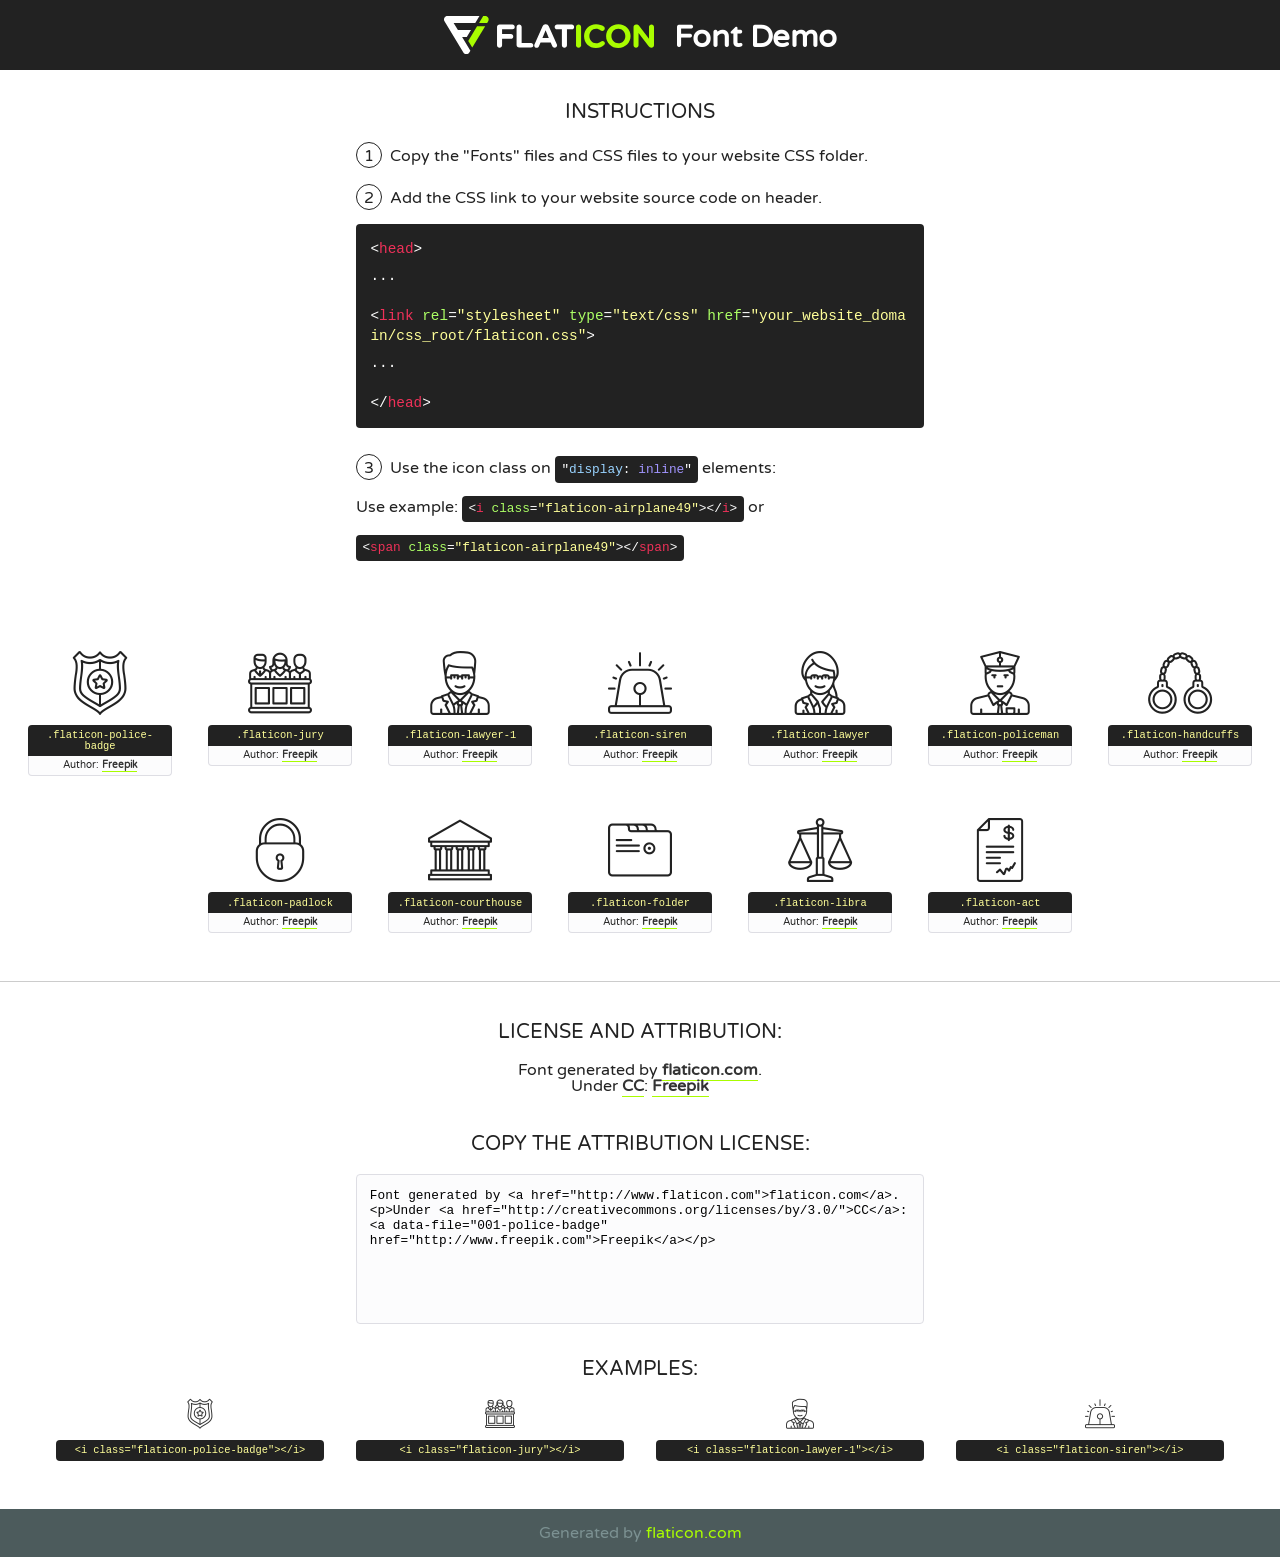
<file: fonts/flaticon/font/flaticon.html>
<!DOCTYPE html>
<!--
  Flaticon icon font: Flaticon
  Creation date: 05/01/2018 02:43
-->
<html>
<!DOCTYPE html>
<html>

<head>
    <title>Flaticon WebFont</title>
    <link href="http://fonts.googleapis.com/css?family=Varela+Round" rel="stylesheet" type="text/css" />
    <link rel="stylesheet" type="text/css" href="flaticon.css">
    <meta charset="UTF-8">
    <style>
    html, body, div, span, applet, object, iframe,
    h1, h2, h3, h4, h5, h6, p, blockquote, pre,
    a, abbr, acronym, address, big, cite, code,
    del, dfn, em, img, ins, kbd, q, s, samp,
    small, strike, strong, sub, sup, tt, var,
    b, u, i, center,
    dl, dt, dd, ol, ul, li,
    fieldset, form, label, legend,
    table, caption, tbody, tfoot, thead, tr, th, td,
    article, aside, canvas, details, embed, 
    figure, figcaption, footer, header, hgroup, 
    menu, nav, output, ruby, section, summary,
    time, mark, audio, video {
        margin: 0;
        padding: 0;
        border: 0;
        font-size: 100%;
        font: inherit;
        vertical-align: baseline;
    }
    /* HTML5 display-role reset for older browsers */
    article, aside, details, figcaption, figure, 
    footer, header, hgroup, menu, nav, section {
        display: block;
    }
    body {
        line-height: 1;
    }
    ol, ul {
        list-style: none;
    }
    blockquote, q {
        quotes: none;
    }
    blockquote:before, blockquote:after,
    q:before, q:after {
        content: '';
        content: none;
    }
    table {
        border-collapse: collapse;
        border-spacing: 0;
    }
    body {
        font-family: 'Varela Round', Helvetica, Arial, sans-serif;
        font-size: 16px;
        color: #222;
    }
    a {
        color: #333;
        border-bottom: 1px solid #a9fd00;
        font-weight: bold;
        text-decoration: none;
    }
    * {
        -moz-box-sizing: border-box;
        -webkit-box-sizing: border-box;
        box-sizing: border-box;
        margin: 0;
        padding: 0;
    }
    [class^="flaticon-"]:before, [class*=" flaticon-"]:before, [class^="flaticon-"]:after, [class*=" flaticon-"]:after {
        font-family: Flaticon;
        font-size: 30px;
        font-style: normal;
        margin-left: 20px;
        color: #333;
    }
    .wrapper {
        max-width: 600px;
        margin: auto;
        padding: 0 1em;
    }
    .title {
        font-size: 1.25em;
        text-align: center;
        margin-bottom: 1em;
        text-transform: uppercase;
    }
    header {
        text-align: center;
        background-color: #222;
        color: #fff;
        padding: 1em;
    }
    header .logo {
        width: 210px;
        height: 38px;
        display: inline-block;
        vertical-align: middle;
        margin-right: 1em;
        border: none;
    }
    header strong {
        font-size: 1.95em;
        font-weight: bold;
        vertical-align: middle;
        margin-top: 5px;
        display: inline-block;
    }
    .demo {
        margin: 2em auto;
        line-height: 1.25em;
    }
    .demo ul li {
        margin-bottom: 1em;
    }
    .demo ul li .num {
        color: #222;
        border-radius: 20px;
        display: inline-block;
        width: 26px;
        padding: 3px;
        height: 26px;
        text-align: center;
        margin-right: 0.5em;
        border: 1px solid #222;
    }
    .demo ul li code {
        background-color: #222;
        border-radius: 4px;
        padding: 0.25em 0.5em;
        display: inline-block;
        color: #fff;
        font-family: Consolas,Monaco,Lucida Console,Liberation Mono,DejaVu Sans Mono,Bitstream Vera Sans Mono,Courier New, monospace;
        font-weight: lighter;
        margin-top: 1em;
        font-size: 0.8em;
        word-break: break-all;
    }
    .demo ul li code.big {
        padding: 1em;
        font-size: 0.9em;
    }
    .demo ul li code .red {
        color: #EF3159;
    }
    .demo ul li code .green {
        color: #ACFF65;
    }
    .demo ul li code .yellow {
        color: #FFFF99;
    }
    .demo ul li code .blue {
        color: #99D3FF;
    }
    .demo ul li code .purple {
        color: #A295FF;
    }
    .demo ul li code .dots {
        margin-top: 0.5em;
        display: block;
    }
    #glyphs {
        border-bottom: 1px solid #ccc;
        padding: 2em 0;
        text-align: center;
    }
    .glyph {
        display: inline-block;
        width: 9em;
        margin: 1em;
        text-align: center;
        vertical-align: top;
        background: #FFF;
    }
    .glyph .glyph-icon {
        padding: 10px;
        display: block;
        font-family:"Flaticon";
        font-size: 64px;
        line-height: 1;
    }
    .glyph .glyph-icon:before {
        font-size: 64px;
        color: #222;
        margin-left: 0;
    }
    .class-name {
        font-size: 0.65em;
        background-color: #222;
        color: #fff;
        border-radius: 4px 4px 0 0;
        padding: 0.5em;
        color: #FFFF99;
        font-family: Consolas,Monaco,Lucida Console,Liberation Mono,DejaVu Sans Mono,Bitstream Vera Sans Mono,Courier New, monospace;
    }
    .author-name {
        font-size: 0.6em;
        background-color: #fcfcfd;
        border: 1px solid #DEDEE4;
        border-top: 0;
        border-radius: 0 0 4px 4px;
        padding: 0.5em;
    }
    .class-name:last-child {
        font-size: 10px;
        color:#888;
    }
    .class-name:last-child a {
        font-size: 10px;
        color:#555;
    }
    .class-name:last-child a:hover {
        color:#a9fd00;
    }
    .glyph > input {
        display: block;
        width: 100px;
        margin: 5px auto;
        text-align: center;
        font-size: 12px;
        cursor: text;
    }
    .glyph > input.icon-input {
        font-family:"Flaticon";
        font-size: 16px;
        margin-bottom: 10px;
    }
    .attribution .title {
        margin-top: 2em;
    }
    .attribution textarea {
        background-color: #fcfcfd;
        padding: 1em;
        border: none;
        box-shadow: none;
        border: 1px solid #DEDEE4;
        border-radius: 4px;
        resize: none;
        width: 100%;
        height: 150px;
        font-size: 0.8em;
        font-family: Consolas,Monaco,Lucida Console,Liberation Mono,DejaVu Sans Mono,Bitstream Vera Sans Mono,Courier New, monospace;
        -webkit-appearance: none;
    }
    .iconsuse {
        margin: 2em auto;
        text-align: center;
        max-width: 1200px;
    }
    .iconsuse:after {
        content: '';
        display: table;
        clear: both;
    }
    .iconsuse .image {
        float: left;
        width: 25%;
        padding: 0 1em;
    }
    .iconsuse .image p {
        margin-bottom: 1em;
    }
    .iconsuse .image span {
        display: block;
        font-size: 0.65em;
        background-color: #222;
        color: #fff;
        border-radius: 4px;
        padding: 0.5em;
        color: #FFFF99;
        margin-top: 1em;
        font-family: Consolas,Monaco,Lucida Console,Liberation Mono,DejaVu Sans Mono,Bitstream Vera Sans Mono,Courier New, monospace;
    }
    #footer {
        text-align: center;
        background-color: #4C5B5C;
        color: #7c9192;
        padding: 1em;
    }
    #footer a {
        border: none;
        color: #a9fd00;
        font-weight: normal;
    }
    @media (max-width: 960px) {
        .iconsuse .image {
            width: 50%;
        }
    }
    @media (max-width: 560px) {
        .iconsuse .image {
            width: 100%;
        }
    }
    </style>
</head>

<body class="characters-off">

    <header>
        <a href="http://www.flaticon.com" target="_blank" class="logo">
            <svg version="1.1" xmlns="http://www.w3.org/2000/svg" xmlns:xlink="http://www.w3.org/1999/xlink" xmlns:a="http://ns.adobe.com/AdobeSVGViewerExtensions/3.0/" viewBox="0 0 560.875 102.036" enable-background="new 0 0 560.875 102.036" xml:space="preserve">
                <defs>
                </defs>
                <g>
                    <g class="letters">
                        <path fill="#ffffff" d="M141.596,29.675c0-3.777,2.985-6.767,6.764-6.767h34.438c3.426,0,6.15,2.728,6.15,6.15
                        c0,3.43-2.724,6.149-6.15,6.149h-27.674v13.091h23.719c3.429,0,6.151,2.724,6.151,6.15c0,3.43-2.723,6.149-6.151,6.149h-23.719
                        v17.574c0,3.773-2.986,6.761-6.764,6.761c-3.779,0-6.764-2.989-6.764-6.761V29.675z"></path>
                        <path fill="#ffffff" d="M193.844,29.149c0-3.781,2.985-6.767,6.764-6.767c3.776,0,6.763,2.985,6.763,6.767v42.957h25.039
                        c3.426,0,6.149,2.726,6.149,6.153c0,3.425-2.723,6.15-6.149,6.15h-31.802c-3.779,0-6.764-2.986-6.764-6.768V29.149z"></path>
                        <path fill="#ffffff" d="M241.891,75.71l21.438-48.407c1.492-3.341,4.215-5.357,7.906-5.357h0.792
                        c3.686,0,6.323,2.017,7.815,5.357l21.439,48.407c0.436,0.967,0.701,1.845,0.701,2.723c0,3.602-2.809,6.501-6.414,6.501
                        c-3.161,0-5.269-1.845-6.499-4.655l-4.132-9.661h-27.059l-4.301,10.102c-1.144,2.631-3.426,4.214-6.237,4.214
                        c-3.517,0-6.24-2.81-6.24-6.325C241.1,77.64,241.451,76.677,241.891,75.71z M279.932,58.666l-8.521-20.297l-8.526,20.297H279.932
                        z"></path>
                        <path fill="#ffffff" d="M314.864,35.387H301.86c-3.429,0-6.239-2.813-6.239-6.238c0-3.429,2.811-6.24,6.239-6.24h39.533
                        c3.426,0,6.237,2.811,6.237,6.24c0,3.425-2.811,6.238-6.237,6.238h-13.001v42.785c0,3.773-2.99,6.761-6.764,6.761
                        c-3.779,0-6.764-2.989-6.764-6.761V35.387z"></path>
                        <path fill="#A9FD00" d="M352.615,29.149c0-3.781,2.985-6.767,6.767-6.767c3.774,0,6.761,2.985,6.761,6.767v49.024
                        c0,3.773-2.987,6.761-6.761,6.761c-3.781,0-6.767-2.989-6.767-6.761V29.149z"></path>
                        <path fill="#A9FD00" d="M374.132,53.836v-0.179c0-17.481,13.178-31.801,32.065-31.801c9.22,0,15.459,2.458,20.557,6.238
                        c1.402,1.054,2.637,2.985,2.637,5.357c0,3.692-2.985,6.59-6.681,6.59c-1.845,0-3.071-0.702-4.044-1.319
                        c-3.776-2.813-7.729-4.393-12.562-4.393c-10.364,0-17.831,8.611-17.831,19.154v0.173c0,10.542,7.291,19.329,17.831,19.329
                        c5.715,0,9.492-1.756,13.359-4.834c1.049-0.874,2.458-1.491,4.039-1.491c3.429,0,6.325,2.813,6.325,6.236
                        c0,2.106-1.056,3.78-2.282,4.834c-5.539,4.834-12.036,7.733-21.878,7.733C387.572,85.464,374.132,71.493,374.132,53.836z"></path>
                        <path fill="#A9FD00" d="M433.009,53.836v-0.179c0-17.481,13.79-31.801,32.766-31.801c18.981,0,32.592,14.143,32.592,31.628v0.173
                        c0,17.483-13.785,31.807-32.769,31.807C446.625,85.464,433.009,71.32,433.009,53.836z M484.224,53.836v-0.179
                        c0-10.539-7.725-19.326-18.626-19.326c-10.893,0-18.449,8.611-18.449,19.154v0.173c0,10.542,7.73,19.329,18.626,19.329
                        C476.676,72.986,484.224,64.378,484.224,53.836z"></path>
                        <path fill="#A9FD00" d="M506.233,29.321c0-3.774,2.99-6.763,6.767-6.763h1.401c3.252,0,5.183,1.583,7.029,3.953l26.093,34.265
                        V29.059c0-3.692,2.99-6.677,6.681-6.677c3.683,0,6.671,2.985,6.671,6.677v48.934c0,3.78-2.987,6.765-6.764,6.765h-0.436
                        c-3.257,0-5.188-1.581-7.034-3.953l-27.056-35.492v32.944c0,3.687-2.985,6.676-6.678,6.676c-3.683,0-6.673-2.989-6.673-6.676
                        V29.321z"></path>
                    </g>
                    <g class="insignia">
                        <path fill="#ffffff" d="M48.372,56.137h12.517l11.156-18.537H37.186L25.688,18.539h57.825L94.668,0H9.271
                        C5.925,0,2.842,1.801,1.198,4.716c-1.644,2.907-1.593,6.482,0.134,9.343l50.38,83.501c1.678,2.781,4.689,4.476,7.938,4.476
                        c3.246,0,6.257-1.695,7.935-4.476l2.898-4.804L48.372,56.137z"></path>
                        <g class="i">
                            <path fill="#A9FD00" d="M93.575,18.539h0.031v0.004l21.652,0.004l2.705-4.488c1.727-2.861,1.778-6.436,0.133-9.343
                            C116.454,1.801,113.371,0,110.026,0h-5.294L93.575,18.539z"></path>
                            <polygon fill="#A9FD00" points="88.291,27.356 64.725,66.486 75.519,84.404 109.942,27.356"></polygon>
                        </g>
                    </g>
                </g>
            </svg>
        </a>
        <strong>Font Demo</strong>
    </header>


    <section class="demo wrapper">

        <p class="title">Instructions</p>

        <ul>
            <li>
                <span class="num">1</span>Copy the "Fonts" files and CSS files to your website CSS folder.
            </li>
            <li>
                <span class="num">2</span>Add the CSS link to your website source code on header.
                <code class="big">
                    &lt;<span class="red">head</span>&gt;
                    <br/><span class="dots">...</span>
                    <br/>&lt;<span class="red">link</span> <span class="green">rel</span>=<span class="yellow">"stylesheet"</span> <span class="green">type</span>=<span class="yellow">"text/css"</span> <span class="green">href</span>=<span class="yellow">"your_website_domain/css_root/flaticon.css"</span>&gt;
                    <br/><span class="dots">...</span>
                    <br/>&lt;/<span class="red">head</span>&gt;
                </code>
            </li>

            <li>
                <p>
                    <span class="num">3</span>Use the icon class on <code>"<span class="blue">display</span>:<span class="purple"> inline</span>"</code> elements:
                    <br />
                    Use example: <code>&lt;<span class="red">i</span> <span class="green">class</span>=<span class="yellow">&quot;flaticon-airplane49&quot;</span>&gt;&lt;/<span class="red">i</span>&gt;</code> or <code>&lt;<span class="red">span</span> <span class="green">class</span>=<span class="yellow">&quot;flaticon-airplane49&quot;</span>&gt;&lt;/<span class="red">span</span>&gt;</code>
            </li>
        </ul>

    </section>




   <section id="glyphs">          
    
      
        <div class="glyph"><div class="glyph-icon flaticon-police-badge"></div>
            <div class="class-name">.flaticon-police-badge</div>
            <div class="author-name">Author: <a data-file="001-police-badge" href="http://www.freepik.com">Freepik</a> </div> 
        </div>        
        
        <div class="glyph"><div class="glyph-icon flaticon-jury"></div>
            <div class="class-name">.flaticon-jury</div>
            <div class="author-name">Author: <a data-file="002-jury" href="http://www.freepik.com">Freepik</a> </div> 
        </div>        
        
        <div class="glyph"><div class="glyph-icon flaticon-lawyer-1"></div>
            <div class="class-name">.flaticon-lawyer-1</div>
            <div class="author-name">Author: <a data-file="003-lawyer-1" href="http://www.freepik.com">Freepik</a> </div> 
        </div>        
        
        <div class="glyph"><div class="glyph-icon flaticon-siren"></div>
            <div class="class-name">.flaticon-siren</div>
            <div class="author-name">Author: <a data-file="004-siren" href="http://www.freepik.com">Freepik</a> </div> 
        </div>        
        
        <div class="glyph"><div class="glyph-icon flaticon-lawyer"></div>
            <div class="class-name">.flaticon-lawyer</div>
            <div class="author-name">Author: <a data-file="005-lawyer" href="http://www.freepik.com">Freepik</a> </div> 
        </div>        
        
        <div class="glyph"><div class="glyph-icon flaticon-policeman"></div>
            <div class="class-name">.flaticon-policeman</div>
            <div class="author-name">Author: <a data-file="006-policeman" href="http://www.freepik.com">Freepik</a> </div> 
        </div>        
        
        <div class="glyph"><div class="glyph-icon flaticon-handcuffs"></div>
            <div class="class-name">.flaticon-handcuffs</div>
            <div class="author-name">Author: <a data-file="007-handcuffs" href="http://www.freepik.com">Freepik</a> </div> 
        </div>        
        
        <div class="glyph"><div class="glyph-icon flaticon-padlock"></div>
            <div class="class-name">.flaticon-padlock</div>
            <div class="author-name">Author: <a data-file="008-padlock" href="http://www.freepik.com">Freepik</a> </div> 
        </div>        
        
        <div class="glyph"><div class="glyph-icon flaticon-courthouse"></div>
            <div class="class-name">.flaticon-courthouse</div>
            <div class="author-name">Author: <a data-file="009-courthouse" href="http://www.freepik.com">Freepik</a> </div> 
        </div>        
        
        <div class="glyph"><div class="glyph-icon flaticon-folder"></div>
            <div class="class-name">.flaticon-folder</div>
            <div class="author-name">Author: <a data-file="010-folder" href="http://www.freepik.com">Freepik</a> </div> 
        </div>        
        
        <div class="glyph"><div class="glyph-icon flaticon-libra"></div>
            <div class="class-name">.flaticon-libra</div>
            <div class="author-name">Author: <a data-file="011-libra" href="http://www.freepik.com">Freepik</a> </div> 
        </div>        
        
        <div class="glyph"><div class="glyph-icon flaticon-act"></div>
            <div class="class-name">.flaticon-act</div>
            <div class="author-name">Author: <a data-file="012-act" href="http://www.freepik.com">Freepik</a> </div> 
        </div>        
        

    </section>



    <section class="attribution wrapper"   style="text-align:center;">

      <div class="title">License and attribution:</div><div class="attrDiv">Font generated by <a href="http://www.flaticon.com">flaticon.com</a>. <div><p>Under <a href="http://creativecommons.org/licenses/by/3.0/">CC</a>: <a data-file="001-police-badge" href="http://www.freepik.com">Freepik</a></p>  </div>
      </div>
      <div class="title">Copy the Attribution License:</div>

    <textarea onclick="this.focus();this.select();">Font generated by &lt;a href=&quot;http://www.flaticon.com&quot;&gt;flaticon.com&lt;/a&gt;. <p>Under <a href="http://creativecommons.org/licenses/by/3.0/">CC</a>: <a data-file="001-police-badge" href="http://www.freepik.com">Freepik</a></p>  
     </textarea>

    </section>

    <section class="iconsuse">

          <div class="title">Examples:</div>            
             
            <div class="image">
                <p>
                    <i class="glyph-icon flaticon-police-badge"></i> 
                    <span>&lt;i class=&quot;flaticon-police-badge&quot;&gt;&lt;/i&gt;</span>
                </p>
            </div>
            
            <div class="image">
                <p>
                    <i class="glyph-icon flaticon-jury"></i> 
                    <span>&lt;i class=&quot;flaticon-jury&quot;&gt;&lt;/i&gt;</span>
                </p>
            </div>
            
            <div class="image">
                <p>
                    <i class="glyph-icon flaticon-lawyer-1"></i> 
                    <span>&lt;i class=&quot;flaticon-lawyer-1&quot;&gt;&lt;/i&gt;</span>
                </p>
            </div>
            
            <div class="image">
                <p>
                    <i class="glyph-icon flaticon-siren"></i> 
                    <span>&lt;i class=&quot;flaticon-siren&quot;&gt;&lt;/i&gt;</span>
                </p>
            </div>
                       
        </div>
                            
    </section>

<div id="footer">
    <div>Generated by <a href="http://www.flaticon.com">flaticon.com</a>
    </div>
</div>



</body>
</html>
</file>
<file: css/icomoon.css>
@font-face {
  font-family: 'icomoon';
  src:  url('../fonts/icomoon/icomoon.eot?6iuir');
  src:  url('../fonts/icomoon/icomoon.eot?6iuir#iefix') format('embedded-opentype'),
    url('../fonts/icomoon/icomoon.ttf?6iuir') format('truetype'),
    url('../fonts/icomoon/icomoon.woff?6iuir') format('woff'),
    url('../fonts/icomoon/icomoon.svg?6iuir#icomoon') format('svg');
  font-weight: normal;
  font-style: normal;
}

[class^="icon-"], [class*=" icon-"] {
  /* use !important to prevent issues with browser extensions that change fonts */
  font-family: 'icomoon' !important;
  speak: none;
  font-style: normal;
  font-weight: normal;
  font-variant: normal;
  text-transform: none;
  line-height: 1;

  /* Better Font Rendering =========== */
  -webkit-font-smoothing: antialiased;
  -moz-osx-font-smoothing: grayscale;
}

.icon-eye:before {
  content: "\e000";
}
.icon-paper-clip:before {
  content: "\e001";
}
.icon-mail:before {
  content: "\e002";
}
.icon-toggle:before {
  content: "\e003";
}
.icon-layout:before {
  content: "\e004";
}
.icon-link:before {
  content: "\e005";
}
.icon-bell:before {
  content: "\e006";
}
.icon-lock:before {
  content: "\e007";
}
.icon-unlock:before {
  content: "\e008";
}
.icon-ribbon:before {
  content: "\e009";
}
.icon-image:before {
  content: "\e010";
}
.icon-signal:before {
  content: "\e011";
}
.icon-target:before {
  content: "\e012";
}
.icon-clipboard:before {
  content: "\e013";
}
.icon-clock:before {
  content: "\e014";
}
.icon-watch:before {
  content: "\e015";
}
.icon-air-play:before {
  content: "\e016";
}
.icon-camera:before {
  content: "\e017";
}
.icon-video:before {
  content: "\e018";
}
.icon-disc:before {
  content: "\e019";
}
.icon-printer:before {
  content: "\e020";
}
.icon-monitor:before {
  content: "\e021";
}
.icon-server:before {
  content: "\e022";
}
.icon-cog:before {
  content: "\e023";
}
.icon-heart:before {
  content: "\e024";
}
.icon-paragraph:before {
  content: "\e025";
}
.icon-align-justify:before {
  content: "\e026";
}
.icon-align-left:before {
  content: "\e027";
}
.icon-align-center:before {
  content: "\e028";
}
.icon-align-right:before {
  content: "\e029";
}
.icon-book:before {
  content: "\e030";
}
.icon-layers:before {
  content: "\e031";
}
.icon-stack:before {
  content: "\e032";
}
.icon-stack-2:before {
  content: "\e033";
}
.icon-paper:before {
  content: "\e034";
}
.icon-paper-stack:before {
  content: "\e035";
}
.icon-search:before {
  content: "\e036";
}
.icon-zoom-in:before {
  content: "\e037";
}
.icon-zoom-out:before {
  content: "\e038";
}
.icon-reply:before {
  content: "\e039";
}
.icon-circle-plus:before {
  content: "\e040";
}
.icon-circle-minus:before {
  content: "\e041";
}
.icon-circle-check:before {
  content: "\e042";
}
.icon-circle-cross:before {
  content: "\e043";
}
.icon-square-plus:before {
  content: "\e044";
}
.icon-square-minus:before {
  content: "\e045";
}
.icon-square-check:before {
  content: "\e046";
}
.icon-square-cross:before {
  content: "\e047";
}
.icon-microphone:before {
  content: "\e048";
}
.icon-record:before {
  content: "\e049";
}
.icon-skip-back:before {
  content: "\e050";
}
.icon-rewind:before {
  content: "\e051";
}
.icon-play:before {
  content: "\e052";
}
.icon-pause:before {
  content: "\e053";
}
.icon-stop:before {
  content: "\e054";
}
.icon-fast-forward:before {
  content: "\e055";
}
.icon-skip-forward:before {
  content: "\e056";
}
.icon-shuffle:before {
  content: "\e057";
}
.icon-repeat:before {
  content: "\e058";
}
.icon-folder:before {
  content: "\e059";
}
.icon-umbrella:before {
  content: "\e060";
}
.icon-moon:before {
  content: "\e061";
}
.icon-thermometer:before {
  content: "\e062";
}
.icon-drop:before {
  content: "\e063";
}
.icon-sun:before {
  content: "\e064";
}
.icon-cloud:before {
  content: "\e065";
}
.icon-cloud-upload:before {
  content: "\e066";
}
.icon-cloud-download:before {
  content: "\e067";
}
.icon-upload:before {
  content: "\e068";
}
.icon-download:before {
  content: "\e069";
}
.icon-location:before {
  content: "\e070";
}
.icon-location-2:before {
  content: "\e071";
}
.icon-map:before {
  content: "\e072";
}
.icon-battery:before {
  content: "\e073";
}
.icon-head:before {
  content: "\e074";
}
.icon-briefcase:before {
  content: "\e075";
}
.icon-speech-bubble:before {
  content: "\e076";
}
.icon-anchor:before {
  content: "\e077";
}
.icon-globe:before {
  content: "\e078";
}
.icon-box:before {
  content: "\e079";
}
.icon-reload:before {
  content: "\e080";
}
.icon-share:before {
  content: "\e081";
}
.icon-marquee:before {
  content: "\e082";
}
.icon-marquee-plus:before {
  content: "\e083";
}
.icon-marquee-minus:before {
  content: "\e084";
}
.icon-tag:before {
  content: "\e085";
}
.icon-power:before {
  content: "\e086";
}
.icon-command:before {
  content: "\e087";
}
.icon-alt:before {
  content: "\e088";
}
.icon-esc:before {
  content: "\e089";
}
.icon-bar-graph:before {
  content: "\e090";
}
.icon-bar-graph-2:before {
  content: "\e091";
}
.icon-pie-graph:before {
  content: "\e092";
}
.icon-star:before {
  content: "\e093";
}
.icon-arrow-left:before {
  content: "\e094";
}
.icon-arrow-right:before {
  content: "\e095";
}
.icon-arrow-up:before {
  content: "\e096";
}
.icon-arrow-down:before {
  content: "\e097";
}
.icon-volume:before {
  content: "\e098";
}
.icon-mute:before {
  content: "\e099";
}
.icon-content-right:before {
  content: "\e100";
}
.icon-content-left:before {
  content: "\e101";
}
.icon-grid:before {
  content: "\e102";
}
.icon-grid-2:before {
  content: "\e103";
}
.icon-columns:before {
  content: "\e104";
}
.icon-loader:before {
  content: "\e105";
}
.icon-bag:before {
  content: "\e106";
}
.icon-ban:before {
  content: "\e107";
}
.icon-flag:before {
  content: "\e108";
}
.icon-trash:before {
  content: "\e109";
}
.icon-expand:before {
  content: "\e110";
}
.icon-contract:before {
  content: "\e111";
}
.icon-maximize:before {
  content: "\e112";
}
.icon-minimize:before {
  content: "\e113";
}
.icon-plus:before {
  content: "\e114";
}
.icon-minus:before {
  content: "\e115";
}
.icon-check:before {
  content: "\e116";
}
.icon-cross:before {
  content: "\e117";
}
.icon-move:before {
  content: "\e118";
}
.icon-delete:before {
  content: "\e119";
}
.icon-menu:before {
  content: "\e120";
}
.icon-archive:before {
  content: "\e121";
}
.icon-inbox:before {
  content: "\e122";
}
.icon-outbox:before {
  content: "\e123";
}
.icon-file:before {
  content: "\e124";
}
.icon-file-add:before {
  content: "\e125";
}
.icon-file-subtract:before {
  content: "\e126";
}
.icon-help:before {
  content: "\e127";
}
.icon-open:before {
  content: "\e128";
}
.icon-ellipsis:before {
  content: "\e129";
}
.icon-add-to-list:before {
  content: "\e900";
}
.icon-classic-computer:before {
  content: "\e901";
}
.icon-controller-fast-backward:before {
  content: "\e902";
}
.icon-creative-commons-attribution:before {
  content: "\e903";
}
.icon-creative-commons-noderivs:before {
  content: "\e904";
}
.icon-creative-commons-noncommercial-eu:before {
  content: "\e905";
}
.icon-creative-commons-noncommercial-us:before {
  content: "\e906";
}
.icon-creative-commons-public-domain:before {
  content: "\e907";
}
.icon-creative-commons-remix:before {
  content: "\e908";
}
.icon-creative-commons-share:before {
  content: "\e909";
}
.icon-creative-commons-sharealike:before {
  content: "\e90a";
}
.icon-creative-commons:before {
  content: "\e90b";
}
.icon-document-landscape:before {
  content: "\e90c";
}
.icon-remove-user:before {
  content: "\e90d";
}
.icon-warning:before {
  content: "\e90e";
}
.icon-arrow-bold-down:before {
  content: "\e90f";
}
.icon-arrow-bold-left:before {
  content: "\e910";
}
.icon-arrow-bold-right:before {
  content: "\e911";
}
.icon-arrow-bold-up:before {
  content: "\e912";
}
.icon-arrow-down2:before {
  content: "\e913";
}
.icon-arrow-left2:before {
  content: "\e914";
}
.icon-arrow-long-down:before {
  content: "\e915";
}
.icon-arrow-long-left:before {
  content: "\e916";
}
.icon-arrow-long-right:before {
  content: "\e917";
}
.icon-arrow-long-up:before {
  content: "\e918";
}
.icon-arrow-right2:before {
  content: "\e919";
}
.icon-arrow-up2:before {
  content: "\e91a";
}
.icon-arrow-with-circle-down:before {
  content: "\e91b";
}
.icon-arrow-with-circle-left:before {
  content: "\e91c";
}
.icon-arrow-with-circle-right:before {
  content: "\e91d";
}
.icon-arrow-with-circle-up:before {
  content: "\e91e";
}
.icon-bookmark:before {
  content: "\e91f";
}
.icon-bookmarks:before {
  content: "\e920";
}
.icon-chevron-down:before {
  content: "\e921";
}
.icon-chevron-left:before {
  content: "\e922";
}
.icon-chevron-right:before {
  content: "\e923";
}
.icon-chevron-small-down:before {
  content: "\e924";
}
.icon-chevron-small-left:before {
  content: "\e925";
}
.icon-chevron-small-right:before {
  content: "\e926";
}
.icon-chevron-small-up:before {
  content: "\e927";
}
.icon-chevron-thin-down:before {
  content: "\e928";
}
.icon-chevron-thin-left:before {
  content: "\e929";
}
.icon-chevron-thin-right:before {
  content: "\e92a";
}
.icon-chevron-thin-up:before {
  content: "\e92b";
}
.icon-chevron-up:before {
  content: "\e92c";
}
.icon-chevron-with-circle-down:before {
  content: "\e92d";
}
.icon-chevron-with-circle-left:before {
  content: "\e92e";
}
.icon-chevron-with-circle-right:before {
  content: "\e92f";
}
.icon-chevron-with-circle-up:before {
  content: "\e930";
}
.icon-cloud2:before {
  content: "\e931";
}
.icon-controller-fast-forward:before {
  content: "\e932";
}
.icon-controller-jump-to-start:before {
  content: "\e933";
}
.icon-controller-next:before {
  content: "\e934";
}
.icon-controller-paus:before {
  content: "\e935";
}
.icon-controller-play:before {
  content: "\e936";
}
.icon-controller-record:before {
  content: "\e937";
}
.icon-controller-stop:before {
  content: "\e938";
}
.icon-controller-volume:before {
  content: "\e939";
}
.icon-dot-single:before {
  content: "\e93a";
}
.icon-dots-three-horizontal:before {
  content: "\e93b";
}
.icon-dots-three-vertical:before {
  content: "\e93c";
}
.icon-dots-two-horizontal:before {
  content: "\e93d";
}
.icon-dots-two-vertical:before {
  content: "\e93e";
}
.icon-download2:before {
  content: "\e93f";
}
.icon-emoji-flirt:before {
  content: "\e940";
}
.icon-flow-branch:before {
  content: "\e941";
}
.icon-flow-cascade:before {
  content: "\e942";
}
.icon-flow-line:before {
  content: "\e943";
}
.icon-flow-parallel:before {
  content: "\e944";
}
.icon-flow-tree:before {
  content: "\e945";
}
.icon-install:before {
  content: "\e946";
}
.icon-layers2:before {
  content: "\e947";
}
.icon-open-book:before {
  content: "\e948";
}
.icon-resize-100:before {
  content: "\e949";
}
.icon-resize-full-screen:before {
  content: "\e94a";
}
.icon-save:before {
  content: "\e94b";
}
.icon-select-arrows:before {
  content: "\e94c";
}
.icon-sound-mute:before {
  content: "\e94d";
}
.icon-sound:before {
  content: "\e94e";
}
.icon-trash2:before {
  content: "\e94f";
}
.icon-triangle-down:before {
  content: "\e950";
}
.icon-triangle-left:before {
  content: "\e951";
}
.icon-triangle-right:before {
  content: "\e952";
}
.icon-triangle-up:before {
  content: "\e953";
}
.icon-uninstall:before {
  content: "\e954";
}
.icon-upload-to-cloud:before {
  content: "\e955";
}
.icon-upload2:before {
  content: "\e956";
}
.icon-add-user:before {
  content: "\e957";
}
.icon-address:before {
  content: "\e958";
}
.icon-adjust:before {
  content: "\e959";
}
.icon-air:before {
  content: "\e95a";
}
.icon-aircraft-landing:before {
  content: "\e95b";
}
.icon-aircraft-take-off:before {
  content: "\e95c";
}
.icon-aircraft:before {
  content: "\e95d";
}
.icon-align-bottom:before {
  content: "\e95e";
}
.icon-align-horizontal-middle:before {
  content: "\e95f";
}
.icon-align-left2:before {
  content: "\e960";
}
.icon-align-right2:before {
  content: "\e961";
}
.icon-align-top:before {
  content: "\e962";
}
.icon-align-vertical-middle:before {
  content: "\e963";
}
.icon-archive2:before {
  content: "\e964";
}
.icon-area-graph:before {
  content: "\e965";
}
.icon-attachment:before {
  content: "\e966";
}
.icon-awareness-ribbon:before {
  content: "\e967";
}
.icon-back-in-time:before {
  content: "\e968";
}
.icon-back:before {
  content: "\e969";
}
.icon-bar-graph2:before {
  content: "\e96a";
}
.icon-battery2:before {
  content: "\e96b";
}
.icon-beamed-note:before {
  content: "\e96c";
}
.icon-bell2:before {
  content: "\e96d";
}
.icon-blackboard:before {
  content: "\e96e";
}
.icon-block:before {
  content: "\e96f";
}
.icon-book2:before {
  content: "\e970";
}
.icon-bowl:before {
  content: "\e971";
}
.icon-box2:before {
  content: "\e972";
}
.icon-briefcase2:before {
  content: "\e973";
}
.icon-browser:before {
  content: "\e974";
}
.icon-brush:before {
  content: "\e975";
}
.icon-bucket:before {
  content: "\e976";
}
.icon-cake:before {
  content: "\e977";
}
.icon-calculator:before {
  content: "\e978";
}
.icon-calendar:before {
  content: "\e979";
}
.icon-camera2:before {
  content: "\e97a";
}
.icon-ccw:before {
  content: "\e97b";
}
.icon-chat:before {
  content: "\e97c";
}
.icon-check2:before {
  content: "\e97d";
}
.icon-circle-with-cross:before {
  content: "\e97e";
}
.icon-circle-with-minus:before {
  content: "\e97f";
}
.icon-circle-with-plus:before {
  content: "\e980";
}
.icon-circle:before {
  content: "\e981";
}
.icon-circular-graph:before {
  content: "\e982";
}
.icon-clapperboard:before {
  content: "\e983";
}
.icon-clipboard2:before {
  content: "\e984";
}
.icon-clock2:before {
  content: "\e985";
}
.icon-code:before {
  content: "\e986";
}
.icon-cog2:before {
  content: "\e987";
}
.icon-colours:before {
  content: "\e988";
}
.icon-compass:before {
  content: "\e989";
}
.icon-copy:before {
  content: "\e98a";
}
.icon-credit-card:before {
  content: "\e98b";
}
.icon-credit:before {
  content: "\e98c";
}
.icon-cross2:before {
  content: "\e98d";
}
.icon-cup:before {
  content: "\e98e";
}
.icon-cw:before {
  content: "\e98f";
}
.icon-cycle:before {
  content: "\e990";
}
.icon-database:before {
  content: "\e991";
}
.icon-dial-pad:before {
  content: "\e992";
}
.icon-direction:before {
  content: "\e993";
}
.icon-document:before {
  content: "\e994";
}
.icon-documents:before {
  content: "\e995";
}
.icon-drink:before {
  content: "\e996";
}
.icon-drive:before {
  content: "\e997";
}
.icon-drop2:before {
  content: "\e998";
}
.icon-edit:before {
  content: "\e999";
}
.icon-email:before {
  content: "\e99a";
}
.icon-emoji-happy:before {
  content: "\e99b";
}
.icon-emoji-neutral:before {
  content: "\e99c";
}
.icon-emoji-sad:before {
  content: "\e99d";
}
.icon-erase:before {
  content: "\e99e";
}
.icon-eraser:before {
  content: "\e99f";
}
.icon-export:before {
  content: "\e9a0";
}
.icon-eye2:before {
  content: "\e9a1";
}
.icon-feather:before {
  content: "\e9a2";
}
.icon-flag2:before {
  content: "\e9a3";
}
.icon-flash:before {
  content: "\e9a4";
}
.icon-flashlight:before {
  content: "\e9a5";
}
.icon-flat-brush:before {
  content: "\e9a6";
}
.icon-folder-images:before {
  content: "\e9a7";
}
.icon-folder-music:before {
  content: "\e9a8";
}
.icon-folder-video:before {
  content: "\e9a9";
}
.icon-folder2:before {
  content: "\e9aa";
}
.icon-forward:before {
  content: "\e9ab";
}
.icon-funnel:before {
  content: "\e9ac";
}
.icon-game-controller:before {
  content: "\e9ad";
}
.icon-gauge:before {
  content: "\e9ae";
}
.icon-globe2:before {
  content: "\e9af";
}
.icon-graduation-cap:before {
  content: "\e9b0";
}
.icon-grid2:before {
  content: "\e9b1";
}
.icon-hair-cross:before {
  content: "\e9b2";
}
.icon-hand:before {
  content: "\e9b3";
}
.icon-heart-outlined:before {
  content: "\e9b4";
}
.icon-heart2:before {
  content: "\e9b5";
}
.icon-help-with-circle:before {
  content: "\e9b6";
}
.icon-help2:before {
  content: "\e9b7";
}
.icon-home:before {
  content: "\e9b8";
}
.icon-hour-glass:before {
  content: "\e9b9";
}
.icon-image-inverted:before {
  content: "\e9ba";
}
.icon-image2:before {
  content: "\e9bb";
}
.icon-images:before {
  content: "\e9bc";
}
.icon-inbox2:before {
  content: "\e9bd";
}
.icon-infinity:before {
  content: "\e9be";
}
.icon-info-with-circle:before {
  content: "\e9bf";
}
.icon-info:before {
  content: "\e9c0";
}
.icon-key:before {
  content: "\e9c1";
}
.icon-keyboard:before {
  content: "\e9c2";
}
.icon-lab-flask:before {
  content: "\e9c3";
}
.icon-landline:before {
  content: "\e9c4";
}
.icon-language:before {
  content: "\e9c5";
}
.icon-laptop:before {
  content: "\e9c6";
}
.icon-leaf:before {
  content: "\e9c7";
}
.icon-level-down:before {
  content: "\e9c8";
}
.icon-level-up:before {
  content: "\e9c9";
}
.icon-lifebuoy:before {
  content: "\e9ca";
}
.icon-light-bulb:before {
  content: "\e9cb";
}
.icon-light-down:before {
  content: "\e9cc";
}
.icon-light-up:before {
  content: "\e9cd";
}
.icon-line-graph:before {
  content: "\e9ce";
}
.icon-link2:before {
  content: "\e9cf";
}
.icon-list:before {
  content: "\e9d0";
}
.icon-location-pin:before {
  content: "\e9d1";
}
.icon-location2:before {
  content: "\e9d2";
}
.icon-lock-open:before {
  content: "\e9d3";
}
.icon-lock2:before {
  content: "\e9d4";
}
.icon-log-out:before {
  content: "\e9d5";
}
.icon-login:before {
  content: "\e9d6";
}
.icon-loop:before {
  content: "\e9d7";
}
.icon-magnet:before {
  content: "\e9d8";
}
.icon-magnifying-glass:before {
  content: "\e9d9";
}
.icon-mail2:before {
  content: "\e9da";
}
.icon-man:before {
  content: "\e9db";
}
.icon-map2:before {
  content: "\e9dc";
}
.icon-mask:before {
  content: "\e9dd";
}
.icon-medal:before {
  content: "\e9de";
}
.icon-megaphone:before {
  content: "\e9df";
}
.icon-menu2:before {
  content: "\e9e0";
}
.icon-message:before {
  content: "\e9e1";
}
.icon-mic:before {
  content: "\e9e2";
}
.icon-minus2:before {
  content: "\e9e3";
}
.icon-mobile:before {
  content: "\e9e4";
}
.icon-modern-mic:before {
  content: "\e9e5";
}
.icon-moon2:before {
  content: "\e9e6";
}
.icon-mouse:before {
  content: "\e9e7";
}
.icon-music:before {
  content: "\e9e8";
}
.icon-network:before {
  content: "\e9e9";
}
.icon-new-message:before {
  content: "\e9ea";
}
.icon-new:before {
  content: "\e9eb";
}
.icon-news:before {
  content: "\e9ec";
}
.icon-note:before {
  content: "\e9ed";
}
.icon-notification:before {
  content: "\e9ee";
}
.icon-old-mobile:before {
  content: "\e9ef";
}
.icon-old-phone:before {
  content: "\e9f0";
}
.icon-palette:before {
  content: "\e9f1";
}
.icon-paper-plane:before {
  content: "\e9f2";
}
.icon-pencil:before {
  content: "\e9f3";
}
.icon-phone:before {
  content: "\e9f4";
}
.icon-pie-chart:before {
  content: "\e9f5";
}
.icon-pin:before {
  content: "\e9f6";
}
.icon-plus2:before {
  content: "\e9f7";
}
.icon-popup:before {
  content: "\e9f8";
}
.icon-power-plug:before {
  content: "\e9f9";
}
.icon-price-ribbon:before {
  content: "\e9fa";
}
.icon-price-tag:before {
  content: "\e9fb";
}
.icon-print:before {
  content: "\e9fc";
}
.icon-progress-empty:before {
  content: "\e9fd";
}
.icon-progress-full:before {
  content: "\e9fe";
}
.icon-progress-one:before {
  content: "\e9ff";
}
.icon-progress-two:before {
  content: "\ea00";
}
.icon-publish:before {
  content: "\ea01";
}
.icon-quote:before {
  content: "\ea02";
}
.icon-radio:before {
  content: "\ea03";
}
.icon-reply-all:before {
  content: "\ea04";
}
.icon-reply2:before {
  content: "\ea05";
}
.icon-retweet:before {
  content: "\ea06";
}
.icon-rocket:before {
  content: "\ea07";
}
.icon-round-brush:before {
  content: "\ea08";
}
.icon-rss:before {
  content: "\ea09";
}
.icon-ruler:before {
  content: "\ea0a";
}
.icon-scissors:before {
  content: "\ea0b";
}
.icon-share-alternitive:before {
  content: "\ea0c";
}
.icon-share2:before {
  content: "\ea0d";
}
.icon-shareable:before {
  content: "\ea0e";
}
.icon-shield:before {
  content: "\ea0f";
}
.icon-shop:before {
  content: "\ea10";
}
.icon-shopping-bag:before {
  content: "\ea11";
}
.icon-shopping-basket:before {
  content: "\ea12";
}
.icon-shopping-cart:before {
  content: "\ea13";
}
.icon-shuffle2:before {
  content: "\ea14";
}
.icon-signal2:before {
  content: "\ea15";
}
.icon-sound-mix:before {
  content: "\ea16";
}
.icon-sports-club:before {
  content: "\ea17";
}
.icon-spreadsheet:before {
  content: "\ea18";
}
.icon-squared-cross:before {
  content: "\ea19";
}
.icon-squared-minus:before {
  content: "\ea1a";
}
.icon-squared-plus:before {
  content: "\ea1b";
}
.icon-star-outlined:before {
  content: "\ea1c";
}
.icon-star2:before {
  content: "\ea1d";
}
.icon-stopwatch:before {
  content: "\ea1e";
}
.icon-suitcase:before {
  content: "\ea1f";
}
.icon-swap:before {
  content: "\ea20";
}
.icon-sweden:before {
  content: "\ea21";
}
.icon-switch:before {
  content: "\ea22";
}
.icon-tablet:before {
  content: "\ea23";
}
.icon-tag2:before {
  content: "\ea24";
}
.icon-text-document-inverted:before {
  content: "\ea25";
}
.icon-text-document:before {
  content: "\ea26";
}
.icon-text:before {
  content: "\ea27";
}
.icon-thermometer2:before {
  content: "\ea28";
}
.icon-thumbs-down:before {
  content: "\ea29";
}
.icon-thumbs-up:before {
  content: "\ea2a";
}
.icon-thunder-cloud:before {
  content: "\ea2b";
}
.icon-ticket:before {
  content: "\ea2c";
}
.icon-time-slot:before {
  content: "\ea2d";
}
.icon-tools:before {
  content: "\ea2e";
}
.icon-traffic-cone:before {
  content: "\ea2f";
}
.icon-tree:before {
  content: "\ea30";
}
.icon-trophy:before {
  content: "\ea31";
}
.icon-tv:before {
  content: "\ea32";
}
.icon-typing:before {
  content: "\ea33";
}
.icon-unread:before {
  content: "\ea34";
}
.icon-untag:before {
  content: "\ea35";
}
.icon-user:before {
  content: "\ea36";
}
.icon-users:before {
  content: "\ea37";
}
.icon-v-card:before {
  content: "\ea38";
}
.icon-video2:before {
  content: "\ea39";
}
.icon-vinyl:before {
  content: "\ea3a";
}
.icon-voicemail:before {
  content: "\ea3b";
}
.icon-wallet:before {
  content: "\ea3c";
}
.icon-water:before {
  content: "\ea3d";
}
.icon-px-with-circle:before {
  content: "\ea3e";
}
.icon-px:before {
  content: "\ea3f";
}
.icon-basecamp:before {
  content: "\ea40";
}
.icon-behance:before {
  content: "\ea41";
}
.icon-creative-cloud:before {
  content: "\ea42";
}
.icon-dropbox:before {
  content: "\ea43";
}
.icon-evernote:before {
  content: "\ea44";
}
.icon-flattr:before {
  content: "\ea45";
}
.icon-foursquare:before {
  content: "\ea46";
}
.icon-google-drive:before {
  content: "\ea47";
}
.icon-google-hangouts:before {
  content: "\ea48";
}
.icon-grooveshark:before {
  content: "\ea49";
}
.icon-icloud:before {
  content: "\ea4a";
}
.icon-mixi:before {
  content: "\ea4b";
}
.icon-onedrive:before {
  content: "\ea4c";
}
.icon-paypal:before {
  content: "\ea4d";
}
.icon-picasa:before {
  content: "\ea4e";
}
.icon-qq:before {
  content: "\ea4f";
}
.icon-rdio-with-circle:before {
  content: "\ea50";
}
.icon-renren:before {
  content: "\ea51";
}
.icon-scribd:before {
  content: "\ea52";
}
.icon-sina-weibo:before {
  content: "\ea53";
}
.icon-skype-with-circle:before {
  content: "\ea54";
}
.icon-skype:before {
  content: "\ea55";
}
.icon-slideshare:before {
  content: "\ea56";
}
.icon-smashing:before {
  content: "\ea57";
}
.icon-soundcloud:before {
  content: "\ea58";
}
.icon-spotify-with-circle:before {
  content: "\ea59";
}
.icon-spotify:before {
  content: "\ea5a";
}
.icon-swarm:before {
  content: "\ea5b";
}
.icon-vine-with-circle:before {
  content: "\ea5c";
}
.icon-vine:before {
  content: "\ea5d";
}
.icon-vk-alternitive:before {
  content: "\ea5e";
}
.icon-vk-with-circle:before {
  content: "\ea5f";
}
.icon-vk:before {
  content: "\ea60";
}
.icon-xing-with-circle:before {
  content: "\ea61";
}
.icon-xing:before {
  content: "\ea62";
}
.icon-yelp:before {
  content: "\ea63";
}
.icon-dribbble-with-circle:before {
  content: "\ea64";
}
.icon-dribbble:before {
  content: "\ea65";
}
.icon-facebook-with-circle:before {
  content: "\ea66";
}
.icon-facebook:before {
  content: "\ea67";
}
.icon-flickr-with-circle:before {
  content: "\ea68";
}
.icon-flickr:before {
  content: "\ea69";
}
.icon-github-with-circle:before {
  content: "\ea6a";
}
.icon-github:before {
  content: "\ea6b";
}
.icon-google-with-circle:before {
  content: "\ea6c";
}
.icon-google:before {
  content: "\ea6d";
}
.icon-instagram-with-circle:before {
  content: "\ea6e";
}
.icon-instagram:before {
  content: "\ea6f";
}
.icon-lastfm-with-circle:before {
  content: "\ea70";
}
.icon-lastfm:before {
  content: "\ea71";
}
.icon-linkedin-with-circle:before {
  content: "\ea72";
}
.icon-linkedin:before {
  content: "\ea73";
}
.icon-pinterest-with-circle:before {
  content: "\ea74";
}
.icon-pinterest:before {
  content: "\ea75";
}
.icon-rdio:before {
  content: "\ea76";
}
.icon-stumbleupon-with-circle:before {
  content: "\ea77";
}
.icon-stumbleupon:before {
  content: "\ea78";
}
.icon-tumblr-with-circle:before {
  content: "\ea79";
}
.icon-tumblr:before {
  content: "\ea7a";
}
.icon-twitter-with-circle:before {
  content: "\ea7b";
}
.icon-twitter:before {
  content: "\ea7c";
}
.icon-vimeo-with-circle:before {
  content: "\ea7d";
}
.icon-vimeo:before {
  content: "\ea7e";
}
.icon-youtube-with-circle:before {
  content: "\ea7f";
}
.icon-youtube:before {
  content: "\ea80";
}
</file>
<file: fonts/flaticon/font/flaticon.css>
/*
  	Flaticon icon font: Flaticon
  	Creation date: 05/01/2018 02:43
  	*/

@font-face {
  font-family: "Flaticon";
  src: url("./Flaticon.eot");
  src: url("./Flaticon.eot?#iefix") format("embedded-opentype"),
       url("./Flaticon.woff") format("woff"),
       url("./Flaticon.ttf") format("truetype"),
       url("./Flaticon.svg#Flaticon") format("svg");
  font-weight: normal;
  font-style: normal;
}

@media screen and (-webkit-min-device-pixel-ratio:0) {
  @font-face {
    font-family: "Flaticon";
    src: url("./Flaticon.svg#Flaticon") format("svg");
  }
}

[class^="flaticon-"]:before, [class*=" flaticon-"]:before,
[class^="flaticon-"]:after, [class*=" flaticon-"]:after {   
  font-family: Flaticon;
    font-style: normal;
  font-weight: normal;
  font-variant: normal;
  text-transform: none;
  line-height: 1;

  /* Better Font Rendering =========== */
  -webkit-font-smoothing: antialiased;
  -moz-osx-font-smoothing: grayscale;
}

.flaticon-police-badge:before { content: "\f100"; }
.flaticon-jury:before { content: "\f101"; }
.flaticon-lawyer-1:before { content: "\f102"; }
.flaticon-siren:before { content: "\f103"; }
.flaticon-lawyer:before { content: "\f104"; }
.flaticon-policeman:before { content: "\f105"; }
.flaticon-handcuffs:before { content: "\f106"; }
.flaticon-padlock:before { content: "\f107"; }
.flaticon-courthouse:before { content: "\f108"; }
.flaticon-folder:before { content: "\f109"; }
.flaticon-libra:before { content: "\f10a"; }
.flaticon-act:before { content: "\f10b"; }
</file>
<file: css/style.css>
@font-face {
  font-family: 'icomoon';
  src: url("../fonts/icomoon/icomoon.eot?srf3rx");
  src: url("../fonts/icomoon/icomoon.eot?srf3rx#iefix") format("embedded-opentype"), url("../fonts/icomoon/icomoon.ttf?srf3rx") format("truetype"), url("../fonts/icomoon/icomoon.woff?srf3rx") format("woff"), url("../fonts/icomoon/icomoon.svg?srf3rx#icomoon") format("svg");
  font-weight: normal;
  font-style: normal; }

/* =======================================================
*
* 	Template Style 
*
* ======================================================= */
body {
  font-family: "Work Sans", Arial, sans-serif;
  font-weight: 400;
  font-size: 16px;
  line-height: 1.7;
  color: #828282;
  background: #fff; }

h1, h2, h3, h4, h5 {
  line-height: 1.2;
  font-weight: 300 !important; }

#page {
  position: relative;
  overflow-x: hidden;
  width: 100%;
  height: 100%;
  -webkit-transition: 0.5s;
  -o-transition: 0.5s;
  transition: 0.5s; }
  .offcanvas #page {
    overflow: hidden;
    position: absolute; }
    .offcanvas #page:after {
      -webkit-transition: 2s;
      -o-transition: 2s;
      transition: 2s;
      position: absolute;
      top: 0;
      right: 0;
      bottom: 0;
      left: 0;
      z-index: 101;
      background: rgba(0, 0, 0, 0.7);
      content: ""; }

a {
  color: #2f89fc;
  -webkit-transition: 0.5s;
  -o-transition: 0.5s;
  transition: 0.5s; }
  a:hover, a:active, a:focus {
    color: #2f89fc;
    outline: none;
    text-decoration: none; }

p {
  margin-bottom: 20px; }

h1, h2, h3, h4, h5, h6, figure {
  color: #000;
  font-family: "Work Sans", Arial, sans-serif;
  font-weight: 400;
  margin: 0 0 20px 0; }

::-webkit-selection {
  color: #fff;
  background: #2f89fc; }

::-moz-selection {
  color: #fff;
  background: #2f89fc; }

::selection {
  color: #fff;
  background: #2f89fc; }

.ftco-nav {
  position: absolute;
  z-index: 88;
  width: 100%; }
  .ftco-nav .top-menu {
    padding: 28px 0; }
  .ftco-nav #ftco-logo {
    font-size: 24px;
    margin: 0;
    padding: 0;
    text-transform: uppercase;
    font-weight: bold;
    font-weight: 700;
    font-family: "Work Sans", Arial, sans-serif; }
    .ftco-nav #ftco-logo a {
      color: #fff; }
      .ftco-nav #ftco-logo a span {
        color: #000; }
  .ftco-nav a {
    padding: 5px 10px;
    color: #fff; }
  @media screen and (max-width: 992px) {
    .ftco-nav .menu-1 {
      display: none; } }
  .ftco-nav ul {
    padding: 0;
    margin: 5px 0 0 0; }
    .ftco-nav ul li {
      padding: 0;
      margin: 0;
      list-style: none;
      display: inline;
      text-transform: uppercase; }
      .ftco-nav ul li > a {
        font-size: 13px;
        letter-spacing: .1em;
        padding: 30px 15px;
        color: rgba(20, 1, 1, 0.7);
        -webkit-transition: 0.5s;
        -o-transition: 0.5s;
        transition: 0.5s; }
        .ftco-nav ul li > a:hover, .ftco-nav ul li > a:focus, .ftco-nav ul li > a:active {
          color: rgb(1, 0, 0); }
      .ftco-nav ul li.has-dropdown {
        position: relative; }
        .ftco-nav ul li.has-dropdown .dropdown {
          width: 140px;
          -webkit-box-shadow: 0px 14px 33px -9px rgba(0, 0, 0, 0.75);
          -moz-box-shadow: 0px 14px 33px -9px rgba(0, 0, 0, 0.75);
          box-shadow: 0px 14px 33px -9px rgba(0, 0, 0, 0.75);
          z-index: 1002;
          visibility: hidden;
          opacity: 0;
          position: absolute;
          top: 40px;
          left: 0;
          text-align: left;
          background: #fff;
          padding: 20px;
          -webkit-border-radius: 4px;
          -moz-border-radius: 4px;
          -ms-border-radius: 4px;
          border-radius: 4px;
          -webkit-transition: 0s;
          -o-transition: 0s;
          transition: 0s; }
          .ftco-nav ul li.has-dropdown .dropdown:before {
            bottom: 100%;
            left: 40px;
            border: solid transparent;
            content: " ";
            height: 0;
            width: 0;
            position: absolute;
            pointer-events: none;
            border-bottom-color: #fff;
            border-width: 8px;
            margin-left: -8px; }
          .ftco-nav ul li.has-dropdown .dropdown li {
            display: block;
            margin-bottom: 7px; }
            .ftco-nav ul li.has-dropdown .dropdown li:last-child {
              margin-bottom: 0; }
            .ftco-nav ul li.has-dropdown .dropdown li a {
              padding: 2px 0;
              display: block;
              line-height: 1.2;
              text-transform: none;
              font-size: 16px;
              letter-spacing: 0;
              color: #000; }
              .ftco-nav ul li.has-dropdown .dropdown li a:hover {
                color: #2f89fc; }
        .ftco-nav ul li.has-dropdown:hover a, .ftco-nav ul li.has-dropdown:focus a {
          color: #fff; }
      .ftco-nav ul li.btn-cta a {
        padding: 30px 0px !important;
        color: #fff; }
        .ftco-nav ul li.btn-cta a span {
          background: #2f89fc;
          padding: 10px 20px;
          display: -moz-inline-stack;
          display: inline-block;
          zoom: 1;
          *display: inline;
          -webkit-transition: 0.3s;
          -o-transition: 0.3s;
          transition: 0.3s;
          -webkit-border-radius: 100px;
          -moz-border-radius: 100px;
          -ms-border-radius: 100px;
          border-radius: 100px; }
        .ftco-nav ul li.btn-cta a:hover span {
          -webkit-box-shadow: 0px 14px 20px -9px rgba(0, 0, 0, 0.75);
          -moz-box-shadow: 0px 14px 20px -9px rgba(0, 0, 0, 0.75);
          box-shadow: 0px 14px 20px -9px rgba(0, 0, 0, 0.75); }
      .ftco-nav ul li.active > a {
        color: #2f89fc;
        position: relative; }

#ftco-counter,
.ftco-bg {
  background-size: cover;
  background-position: top center;
  background-repeat: no-repeat;
  position: relative; }
  #ftco-counter .overlay,
  .ftco-bg .overlay {
    z-index: 0;
    position: absolute;
    bottom: 0;
    top: 0;
    left: 0;
    right: 0;
    background: rgba(0, 0, 0, 0.7); }

.ftco-video {
  overflow: hidden; }
  @media screen and (max-width: 992px) {
    .ftco-video {
      height: 450px; } }
  .ftco-video a {
    z-index: 1001;
    position: absolute;
    top: 50%;
    left: 50%;
    margin-top: -45px;
    margin-left: -45px;
    width: 90px;
    height: 90px;
    display: table;
    text-align: center;
    background: #fff;
    -webkit-box-shadow: 0px 14px 30px -15px rgba(0, 0, 0, 0.75);
    -moz-box-shadow: 0px 14px 30px -15px rgba(0, 0, 0, 0.75);
    -ms-box-shadow: 0px 14px 30px -15px rgba(0, 0, 0, 0.75);
    -o-box-shadow: 0px 14px 30px -15px rgba(0, 0, 0, 0.75);
    box-shadow: 0px 14px 30px -15px rgba(0, 0, 0, 0.75);
    -webkit-border-radius: 50%;
    -moz-border-radius: 50%;
    -ms-border-radius: 50%;
    border-radius: 50%; }
    .ftco-video a i {
      text-align: center;
      display: table-cell;
      vertical-align: middle;
      font-size: 40px; }
  .ftco-video .overlay {
    position: absolute;
    top: 0;
    left: 0;
    right: 0;
    bottom: 0;
    background: rgba(0, 0, 0, 0.5);
    -webkit-transition: 0.5s;
    -o-transition: 0.5s;
    transition: 0.5s; }
  .ftco-video:hover .overlay {
    background: rgba(0, 0, 0, 0.7); }
  .ftco-video:hover a {
    -webkit-transform: scale(1.1);
    -moz-transform: scale(1.1);
    -ms-transform: scale(1.1);
    -o-transform: scale(1.1);
    transform: scale(1.1); }

#ftco-hero {
  min-height: 700px;
  background: #fff url(../images/loader.gif) no-repeat center center; }
  #ftco-hero .btn {
    font-size: 24px; }
    #ftco-hero .btn.btn-primary {
      padding: 14px 30px !important; }
  #ftco-hero .flexslider {
    border: none;
    z-index: 1;
    margin-bottom: 0; }
    #ftco-hero .flexslider .slides {
      position: relative;
      overflow: hidden; }
      #ftco-hero .flexslider .slides li {
        background-repeat: no-repeat;
        background-size: cover;
        background-position: center center;
        min-height: 700px;
        position: relative; }
        #ftco-hero .flexslider .slides li:after {
          position: absolute;
          top: 0;
          bottom: 0;
          left: 0;
          right: 0;
          content: '';
          background: rgba(0, 0, 0, 0.4);
          z-index: 1; }
    #ftco-hero .flexslider .flex-control-nav {
      bottom: 40px;
      z-index: 1000; }
      #ftco-hero .flexslider .flex-control-nav li a {
        background: rgba(255, 255, 255, 0.2);
        -webkit-box-shadow: none;
        box-shadow: none;
        width: 12px;
        height: 12px;
        cursor: pointer; }
        #ftco-hero .flexslider .flex-control-nav li a.flex-active {
          cursor: pointer;
          background: rgba(255, 255, 255, 0.7); }
    #ftco-hero .flexslider .flex-direction-nav {
      display: none; }
    #ftco-hero .flexslider .slider-text {
      display: table;
      opacity: 0;
      min-height: 700px;
      z-index: 9; }
      #ftco-hero .flexslider .slider-text > .slider-text-inner {
        display: table-cell;
        vertical-align: middle;
        min-height: 700px; }
        #ftco-hero .flexslider .slider-text > .slider-text-inner h1, #ftco-hero .flexslider .slider-text > .slider-text-inner h2 {
          margin: 0;
          padding: 0;
          color: white; }
        #ftco-hero .flexslider .slider-text > .slider-text-inner h1 {
          margin-bottom: 20px;
          font-size: 44px;
          font-weight: 700; }
          @media screen and (max-width: 768px) {
            #ftco-hero .flexslider .slider-text > .slider-text-inner h1 {
              font-size: 34px; } }
        #ftco-hero .flexslider .slider-text > .slider-text-inner h2 {
          font-size: 18px;
          line-height: 1.5;
          margin-bottom: 30px; }
        #ftco-hero .flexslider .slider-text > .slider-text-inner .heading-section {
          font-size: 50px; }
        #ftco-hero .flexslider .slider-text > .slider-text-inner .btn {
          padding: 15px 30px;
          background: #3f52e3 !important;
          color: #fff;
          border: none !important;
          font-size: 18px; }
          #ftco-hero .flexslider .slider-text > .slider-text-inner .btn:hover {
            background: #2f89fc !important;
            -webkit-box-shadow: 0px 14px 30px -15px rgba(0, 0, 0, 0.75) !important;
            -moz-box-shadow: 0px 14px 30px -15px rgba(0, 0, 0, 0.75) !important;
            box-shadow: 0px 14px 30px -15px rgba(0, 0, 0, 0.75) !important; }
        #ftco-hero .flexslider .slider-text > .slider-text-inner .form-inline .form-group {
          width: 100% !important;
          margin-bottom: 10px; }
          #ftco-hero .flexslider .slider-text > .slider-text-inner .form-inline .form-group .form-control {
            width: 100%;
            background: #fff;
            border: none; }
        #ftco-hero .flexslider .slider-text > .slider-text-inner .ftco-lead {
          font-size: 20px;
          color: #fff; }
          #ftco-hero .flexslider .slider-text > .slider-text-inner .ftco-lead .icon-heart {
            color: #d9534f; }

.ftco-bg-section {
  background: rgba(0, 0, 0, 0.05); }

#ftco-about,
.ftco-practice,
#ftco-testimonial,
#ftco-started,
#ftco-blog,
#ftco-contact,
#ftco-footer {
  padding: 4em 0;
  clear: both; }
  @media screen and (max-width: 768px) {
    #ftco-about,
    .ftco-practice,
    #ftco-testimonial,
    #ftco-started,
    #ftco-blog,
    #ftco-contact,
    #ftco-footer {
      padding: 3em 0; } }

#ftco-counter {
  padding: 4em 0;
  clear: both; }

.ftco-counters {
  padding: 3em 0;
  background-size: cover;
  background-attachment: fixed;
  background-position: center center; }
  .ftco-counters .icon {
    width: 100px;
    height: 100px;
    display: table;
    margin: 0 auto;
    margin-bottom: 30px; }
    .ftco-counters .icon i {
      display: table-cell;
      vertical-align: middle;
      width: 100px;
      height: 100px;
      font-size: 50px;
      color: #fff;
      background: #2f89fc;
      -webkit-border-radius: 50%;
      -moz-border-radius: 50%;
      -ms-border-radius: 50%;
      border-radius: 50%; }
  .ftco-counters .counter-wrap {
    border: 1px solid red !important; }
  .ftco-counters .ftco-counter {
    font-size: 40px;
    display: block;
    color: white;
    font-family: "Work Sans", Arial, sans-serif;
    width: 100%;
    font-weight: 700;
    margin-bottom: .3em; }
  .ftco-counters .ftco-counter-label {
    color: rgba(255, 255, 255, 0.7);
    text-transform: uppercase;
    font-size: 14px;
    letter-spacing: .2em;
    margin-bottom: 2em;
    display: block; }

#ftco-intro,
#ftco-content,
#ftco-consult {
  display: -webkit-box;
  display: -moz-box;
  display: -ms-flexbox;
  display: -webkit-flex;
  display: flex;
  -ms-flex-wrap: wrap;
  flex-wrap: wrap;
  -webkit-flex-wrap: wrap;
  -moz-flex-wrap: wrap;
  width: 100%;
  float: left; }

#ftco-content .video, #ftco-content .choose,
#ftco-consult .video,
#ftco-consult .choose {
  display: inline-block; }
  @media screen and (max-width: 768px) {
    #ftco-content .video, #ftco-content .choose,
    #ftco-consult .video,
    #ftco-consult .choose {
      width: 100% !important; } }

#ftco-content .video,
#ftco-consult .video {
  display: table;
  width: 50%;
  background-size: cover;
  background-position: center center;
  background-repeat: no-repeat;
  position: relative;
  display: -webkit-box;
  display: -moz-box;
  display: -ms-flexbox;
  display: -webkit-flex;
  display: flex;
  -ms-flex-wrap: wrap;
  flex-wrap: wrap;
  -webkit-flex-wrap: wrap;
  -moz-flex-wrap: wrap; }

#ftco-content .choose,
#ftco-consult .choose {
  width: 50%;
  padding: 40px 40px; }

#ftco-content .choose-form,
#ftco-consult .choose-form {
  background: #3f52e3; }
  #ftco-content .choose-form .ftco-heading,
  #ftco-consult .choose-form .ftco-heading {
    margin-bottom: 40px; }
    #ftco-content .choose-form .ftco-heading h2,
    #ftco-consult .choose-form .ftco-heading h2 {
      color: #fff; }
  #ftco-content .choose-form label,
  #ftco-consult .choose-form label {
    color: #fff;
    font-weight: normal; }
  #ftco-content .choose-form .form-control,
  #ftco-consult .choose-form .form-control {
    -webkit-box-shadow: none;
    box-shadow: none;
    background: transparent;
    border: 2px solid rgba(255, 255, 255, 0.1);
    font-size: 20px;
    font-weight: 400;
    color: white; }
    #ftco-content .choose-form .form-control:active, #ftco-content .choose-form .form-control:focus,
    #ftco-consult .choose-form .form-control:active,
    #ftco-consult .choose-form .form-control:focus {
      outline: none;
      -webkit-box-shadow: none;
      box-shadow: none;
      border-color: #2f89fc; }

.progress-bar {
  background-color: #3f52e3 !important;
  font-size: 14px; }

#ftco-intro {
  z-index: 0;
  padding-bottom: 7em; }

.third-col {
  padding: 2em;
  margin-top: -40px;
  z-index: 1;
  width: 50%;
  background: #6c7ae9;
  color: #fff;
  position: relative;
  overflow: hidden; }
  @media screen and (max-width: 768px) {
    .third-col {
      width: 100% !important; } }
  .third-col h2, .third-col h3 {
    color: #fff;
    font-weight: 700; }
  .third-col.third-col-color {
    background: #3f52e3; }
  .third-col .icon {
    position: absolute;
    top: 0px;
    left: -10%; }
    .third-col .icon i {
      font-size: 200px;
      color: rgba(255, 255, 255, 0.05); }

.services {
  position: relative;
  padding: 30px;
  margin-bottom: 60px;
  background: #fff;
  border: 1px solid rgba(0, 0, 0, 0.07);
  -webkit-transition: 0.3s;
  -o-transition: 0.3s;
  transition: 0.3s; }
  .services strong {
    font-weight: normal;
    color: #000; }
  .services h3 {
    font-weight: 400; }
    .services h3 a {
      color: #3f52e3; }
  .services .icon {
    text-align: center;
    margin: 0 auto;
    margin-bottom: 20px;
    width: 70px;
    height: 70px;
    display: table;
    -webkit-transition: 0.3s;
    -o-transition: 0.3s;
    transition: 0.3s; }
    .services .icon i {
      display: table-cell;
      vertical-align: middle;
      height: 70px;
      font-size: 60px;
      line-height: 40px;
      color: #3f52e3; }
  .services:hover, .services:focus {
    background: #3f52e3;
    color: rgba(255, 255, 255, 0.7); }
    .services:hover h3 a, .services:focus h3 a {
      color: #fff; }
    .services:hover .icon i, .services:focus .icon i {
      color: #fff; }
    .services:hover strong, .services:focus strong {
      color: #fff; }

.ftco-social-icons {
  margin: 0;
  padding: 0; }
  .ftco-social-icons li {
    margin: 0;
    padding: 0;
    list-style: none;
    display: -moz-inline-stack;
    display: inline-block;
    zoom: 1;
    *display: inline; }
    .ftco-social-icons li a {
      display: -moz-inline-stack;
      display: inline-block;
      zoom: 1;
      *display: inline;
      color: #2f89fc;
      padding-left: 10px;
      padding-right: 10px; }
      .ftco-social-icons li a i {
        font-size: 20px; }

.ftco-contact-info ul {
  padding: 0;
  margin: 0; }
  .ftco-contact-info ul li {
    padding: 0 0 0 40px;
    margin: 0 0 30px 0;
    list-style: none;
    position: relative; }
    .ftco-contact-info ul li:before {
      color: #2f89fc;
      position: absolute;
      left: 0;
      top: .05em;
      font-family: 'icomoon';
      speak: none;
      font-style: normal;
      font-weight: normal;
      font-variant: normal;
      text-transform: none;
      line-height: 1;
      /* Better Font Rendering =========== */
      -webkit-font-smoothing: antialiased;
      -moz-osx-font-smoothing: grayscale; }
    .ftco-contact-info ul li.address:before {
      font-size: 30px;
      content: "\e9d1"; }
    .ftco-contact-info ul li.phone:before {
      font-size: 23px;
      content: "\e9f4"; }
    .ftco-contact-info ul li.email:before {
      font-size: 23px;
      content: "\e9da"; }
    .ftco-contact-info ul li.url:before {
      font-size: 23px;
      content: "\e9af"; }

.features {
  margin-bottom: 3em;
  width: 100%;
  float: left; }

.ftco-heading {
  margin-bottom: 2em; }
  .ftco-heading.ftco-heading-sm {
    margin-bottom: 2em; }
  .ftco-heading h2 {
    font-size: 30px;
    margin-bottom: 20px;
    line-height: 1;
    color: #000;
    font-weight: 400; }
  .ftco-heading p {
    font-size: 18px;
    line-height: 1.5;
    color: #828282; }
  .ftco-heading span {
    display: block;
    margin-bottom: 10px;
    text-transform: uppercase;
    font-size: 12px;
    letter-spacing: 2px; }
  .ftco-heading.ftco-heading2 h2 {
    font-size: 50px;
    font-weight: 700;
    line-height: 1; }
  .ftco-heading.ftco-heading2 p {
    font-size: 24px;
    margin-bottom: 40px; }

#ftco-testimonial .testimony-slide {
  text-align: center; }
  #ftco-testimonial .testimony-slide span {
    font-size: 18px;
    font-weight: 300;
    display: block;
    color: #000; }
  #ftco-testimonial .testimony-slide figure {
    margin-bottom: 10px;
    display: -moz-inline-stack;
    display: inline-block;
    zoom: 1;
    *display: inline; }
    #ftco-testimonial .testimony-slide figure img {
      width: 140px;
      border-radius: 7px; }
  #ftco-testimonial .testimony-slide blockquote {
    border: none;
    margin: 30px auto;
    width: 70%;
    position: relative;
    padding: 0; }
    @media screen and (max-width: 992px) {
      #ftco-testimonial .testimony-slide blockquote {
        width: 100%; } }

#ftco-testimonial .arrow-thumb {
  position: absolute;
  top: 40%;
  display: block;
  width: 100%; }
  #ftco-testimonial .arrow-thumb a {
    font-size: 32px;
    color: #dadada; }
    #ftco-testimonial .arrow-thumb a:hover, #ftco-testimonial .arrow-thumb a:focus, #ftco-testimonial .arrow-thumb a:active {
      text-decoration: none; }

#ftco-testimonial .owl-theme .owl-dots .owl-dot.active span, #ftco-testimonial .owl-theme .owl-dots .owl-dot:hover span {
  background: #2f89fc; }

#ftco-testimonial .owl-theme .owl-dots .owl-dot span {
  background: #ccc; }

.ftco-staff {
  text-align: center;
  margin-bottom: 30px; }
  .ftco-staff img {
    width: 100%;
    margin-bottom: 20px; }
  .ftco-staff h3 {
    font-size: 24px;
    margin-bottom: 5px;
    font-weight: 300 !important; }
  .ftco-staff p {
    margin-bottom: 30px; }
  .ftco-staff .role {
    color: gray;
    margin-bottom: 30px;
    font-weight: normal;
    display: block; }

#ftco-started {
  padding: 7em 0 0 0;
  background-size: cover;
  background-position: top center;
  background-repeat: no-repeat;
  position: relative;
  float: left;
  width: 100%; }
  #ftco-started .overlay {
    z-index: 0;
    position: absolute;
    bottom: 0;
    top: 0;
    left: 0;
    right: 0;
    background: rgba(0, 0, 0, 0.7); }
  #ftco-started .ftco-heading h2 {
    color: #fff;
    margin-bottom: 30px !important; }
  #ftco-started .ftco-heading p {
    color: rgba(255, 255, 255, 0.5); }
  #ftco-started .btn {
    height: 54px;
    border: none !important;
    background: #2f89fc;
    color: #fff;
    font-size: 16px;
    text-transform: uppercase;
    font-weight: 400;
    padding-left: 50px;
    padding-right: 50px; }
  #ftco-started .form-inline .form-group {
    width: 100% !important;
    margin-bottom: 10px; }
    #ftco-started .form-inline .form-group .form-control {
      width: 100%; }

.blog-entry {
  margin-bottom: 50px; }

.blog-featured {
  display: block; }
  .blog-featured a img {
    margin-bottom: 30px; }
  .blog-featured h2 {
    line-height: 1.2;
    font-size: 20px; }
    .blog-featured h2 a {
      color: #3f52e3; }
      .blog-featured h2 a:hover {
        color: #2f89fc; }

.blog-entry {
  width: 100%;
  float: left;
  position: relative;
  margin-bottom: 2em; }
  .blog-entry .thumb {
    position: absolute;
    top: 0;
    left: 0;
    width: 150px;
    float: left; }
  .blog-entry .desc {
    padding-left: 170px; }
    .blog-entry .desc h3 a {
      color: #3f52e3; }
      .blog-entry .desc h3 a:hover {
        color: #2f89fc; }
    .blog-entry .desc .meta {
      color: #999999;
      font-size: 16px;
      margin-bottom: 10px; }

.ftco-blog {
  margin-bottom: 40px;
  width: 100%;
  float: left; }
  .ftco-blog > a {
    display: block;
    position: relative;
    -webkit-transition: 0.5s;
    -o-transition: 0.5s;
    transition: 0.5s; }
    .ftco-blog > a img {
      width: 100%; }
  @media screen and (max-width: 768px) {
    .ftco-blog {
      width: 100%; } }
  .ftco-blog .blog-text {
    margin-bottom: 30px;
    position: relative;
    width: 100%;
    padding: 30px;
    float: left;
    border: 1px solid rgba(0, 0, 0, 0.07);
    background: #fff;
    -webkit-transition: 0.3s;
    -o-transition: 0.3s;
    transition: 0.3s; }
    .ftco-blog .blog-text span {
      display: inline-block;
      margin-bottom: 20px; }
      .ftco-blog .blog-text span.comment {
        float: right; }
        .ftco-blog .blog-text span.comment a {
          color: rgba(0, 0, 0, 0.3); }
          .ftco-blog .blog-text span.comment a i {
            color: #2f89fc;
            padding-left: 7px; }
    .ftco-blog .blog-text .meta {
      color: #b3b3b3;
      font-size: 16px;
      margin-bottom: 10px; }
    .ftco-blog .blog-text h3 {
      font-size: 28px;
      margin-bottom: 20px;
      line-height: 1.5; }
      .ftco-blog .blog-text h3 a {
        color: black; }

#ftco-footer {
  background: #0b162a;
  color: rgba(255, 255, 255, 0.5);
  padding: 7em 0 4em 0; }
  #ftco-footer .ftco-footer-links {
    padding: 0;
    margin: 0; }
    @media screen and (max-width: 768px) {
      #ftco-footer .ftco-footer-links {
        margin-bottom: 30px; } }
    #ftco-footer .ftco-footer-links li {
      padding: 0;
      margin: 0;
      list-style: none; }
      #ftco-footer .ftco-footer-links li a {
        color: rgba(255, 255, 255, 0.8);
        text-decoration: none; }
        #ftco-footer .ftco-footer-links li a:hover {
          text-decoration: underline; }
  #ftco-footer h4 {
    color: #fff;
    font-size: 14px;
    letter-spacing: .2em;
    text-transform: uppercase;
    padding-bottom: 15px; }
  #ftco-footer .ftco-widget {
    margin-bottom: 30px; }
    @media screen and (max-width: 768px) {
      #ftco-footer .ftco-widget {
        text-align: left; } }
  #ftco-footer .copyright .block {
    display: block; }

#map {
  width: 100%;
  height: 500px;
  position: relative; }
  @media screen and (max-width: 768px) {
    #map {
      height: 200px; } }

#ftco-offcanvas {
  position: absolute;
  z-index: 1901;
  width: 270px;
  background: black;
  top: 0;
  right: 0;
  top: 0;
  bottom: 0;
  padding: 75px 40px 40px 40px;
  overflow-y: auto;
  display: none;
  -moz-transform: translateX(270px);
  -webkit-transform: translateX(270px);
  -ms-transform: translateX(270px);
  -o-transform: translateX(270px);
  transform: translateX(270px);
  -webkit-transition: 0.5s;
  -o-transition: 0.5s;
  transition: 0.5s; }
  @media screen and (max-width: 992px) {
    #ftco-offcanvas {
      display: block; } }
  .offcanvas #ftco-offcanvas {
    -moz-transform: translateX(0px);
    -webkit-transform: translateX(0px);
    -ms-transform: translateX(0px);
    -o-transform: translateX(0px);
    transform: translateX(0px); }
  #ftco-offcanvas a {
    color: rgba(255, 255, 255, 0.5); }
    #ftco-offcanvas a:hover {
      color: rgba(255, 255, 255, 0.8); }
  #ftco-offcanvas ul {
    padding: 0;
    margin: 0; }
    #ftco-offcanvas ul li {
      padding: 0;
      margin: 0;
      list-style: none; }
      #ftco-offcanvas ul li > ul {
        padding-left: 20px;
        display: none; }
      #ftco-offcanvas ul li.offcanvas-has-dropdown > a {
        display: block;
        position: relative; }
        #ftco-offcanvas ul li.offcanvas-has-dropdown > a:after {
          position: absolute;
          right: 0px;
          font-family: 'icomoon';
          speak: none;
          font-style: normal;
          font-weight: normal;
          font-variant: normal;
          text-transform: none;
          line-height: 1;
          /* Better Font Rendering =========== */
          -webkit-font-smoothing: antialiased;
          -moz-osx-font-smoothing: grayscale;
          content: "\e921";
          font-size: 20px;
          color: rgba(255, 255, 255, 0.2);
          -webkit-transition: 0.5s;
          -o-transition: 0.5s;
          transition: 0.5s; }
      #ftco-offcanvas ul li.offcanvas-has-dropdown.active a:after {
        -webkit-transform: rotate(-180deg);
        -moz-transform: rotate(-180deg);
        -ms-transform: rotate(-180deg);
        -o-transform: rotate(-180deg);
        transform: rotate(-180deg); }

.uppercase {
  font-size: 14px;
  color: #000;
  margin-bottom: 10px;
  font-weight: 700;
  text-transform: uppercase; }

.gototop {
  position: fixed;
  bottom: 20px;
  right: 20px;
  z-index: 999;
  opacity: 0;
  visibility: hidden;
  -webkit-transition: 0.5s;
  -o-transition: 0.5s;
  transition: 0.5s; }
  .gototop.active {
    opacity: 1;
    visibility: visible; }
  .gototop a {
    width: 50px;
    height: 50px;
    display: table;
    background: rgba(0, 0, 0, 0.5);
    color: #fff;
    text-align: center;
    -webkit-border-radius: 4px;
    -moz-border-radius: 4px;
    -ms-border-radius: 4px;
    border-radius: 4px; }
    .gototop a i {
      height: 50px;
      display: table-cell;
      vertical-align: middle; }
    .gototop a:hover, .gototop a:active, .gototop a:focus {
      text-decoration: none;
      outline: none; }

.ftco-nav-toggle {
  width: 25px;
  height: 25px;
  cursor: pointer;
  text-decoration: none;
  top: 25px !important; }
  .ftco-nav-toggle.active i::before, .ftco-nav-toggle.active i::after {
    background: #444; }
  .ftco-nav-toggle:hover, .ftco-nav-toggle:focus, .ftco-nav-toggle:active {
    outline: none;
    border-bottom: none !important; }
  .ftco-nav-toggle i {
    position: relative;
    display: inline-block;
    width: 25px;
    height: 2px;
    color: #252525;
    font: bold 14px/.4 Helvetica;
    text-transform: uppercase;
    text-indent: -55px;
    background: #252525;
    -webkit-transition: all .2s ease-out;
    -o-transition: all .2s ease-out;
    transition: all .2s ease-out; }
    .ftco-nav-toggle i::before, .ftco-nav-toggle i::after {
      content: '';
      width: 25px;
      height: 2px;
      background: #252525;
      position: absolute;
      left: 0;
      -webkit-transition: all .2s ease-out;
      -o-transition: all .2s ease-out;
      transition: all .2s ease-out; }
  .ftco-nav-toggle.ftco-nav-white > i {
    color: #fff;
    background: #fff; }
    .ftco-nav-toggle.ftco-nav-white > i::before, .ftco-nav-toggle.ftco-nav-white > i::after {
      background: #fff; }

.ftco-nav-toggle i::before {
  top: -7px; }

.ftco-nav-toggle i::after {
  bottom: -7px; }

.ftco-nav-toggle:hover i::before {
  top: -10px; }

.ftco-nav-toggle:hover i::after {
  bottom: -10px; }

.ftco-nav-toggle.active i {
  background: transparent; }

.ftco-nav-toggle.active i::before {
  top: 0;
  -webkit-transform: rotateZ(45deg);
  -moz-transform: rotateZ(45deg);
  -ms-transform: rotateZ(45deg);
  -o-transform: rotateZ(45deg);
  transform: rotateZ(45deg);
  background: #fff; }

.ftco-nav-toggle.active i::after {
  bottom: 0;
  -webkit-transform: rotateZ(-45deg);
  -moz-transform: rotateZ(-45deg);
  -ms-transform: rotateZ(-45deg);
  -o-transform: rotateZ(-45deg);
  transform: rotateZ(-45deg);
  background: #fff; }

.ftco-nav-toggle {
  position: absolute;
  right: 0px;
  top: 65px;
  z-index: 21;
  padding: 6px 0 0 0;
  display: block;
  margin: 0 auto;
  display: none;
  height: 44px;
  width: 44px;
  z-index: 2001;
  border-bottom: none !important; }
  @media screen and (max-width: 992px) {
    .ftco-nav-toggle {
      display: block; } }

.btn {
  margin-right: 4px;
  margin-bottom: 4px;
  font-family: "Work Sans", Arial, sans-serif;
  font-size: 16px;
  font-weight: 400;
  -webkit-border-radius: 30px;
  -moz-border-radius: 30px;
  -ms-border-radius: 30px;
  border-radius: 30px;
  -webkit-transition: 0.5s;
  -o-transition: 0.5s;
  transition: 0.5s;
  padding: 8px 20px; }
  .btn.btn-md {
    padding: 8px 20px !important; }
  .btn.btn-lg {
    padding: 18px 36px !important; }
  .btn:hover, .btn:active, .btn:focus {
    -webkit-box-shadow: none !important;
    box-shadow: none !important;
    outline: none !important; }

.btn-primary {
  background: #2f89fc;
  color: #fff;
  border: 2px solid #2f89fc; }
  .btn-primary:hover, .btn-primary:focus, .btn-primary:active {
    background: #4897fc !important;
    border-color: #4897fc !important; }
  .btn-primary.btn-outline {
    background: transparent;
    color: #2f89fc;
    border: 2px solid #2f89fc; }
    .btn-primary.btn-outline:hover, .btn-primary.btn-outline:focus, .btn-primary.btn-outline:active {
      background: #2f89fc;
      color: #fff; }

.btn-success {
  background: #5cb85c;
  color: #fff;
  border: 2px solid #5cb85c; }
  .btn-success:hover, .btn-success:focus, .btn-success:active {
    background: #4cae4c !important;
    border-color: #4cae4c !important; }
  .btn-success.btn-outline {
    background: transparent;
    color: #5cb85c;
    border: 2px solid #5cb85c; }
    .btn-success.btn-outline:hover, .btn-success.btn-outline:focus, .btn-success.btn-outline:active {
      background: #5cb85c;
      color: #fff; }

.btn-info {
  background: #5bc0de;
  color: #fff;
  border: 2px solid #5bc0de; }
  .btn-info:hover, .btn-info:focus, .btn-info:active {
    background: #46b8da !important;
    border-color: #46b8da !important; }
  .btn-info.btn-outline {
    background: transparent;
    color: #5bc0de;
    border: 2px solid #5bc0de; }
    .btn-info.btn-outline:hover, .btn-info.btn-outline:focus, .btn-info.btn-outline:active {
      background: #5bc0de;
      color: #fff; }

.btn-warning {
  background: #f0ad4e;
  color: #fff;
  border: 2px solid #f0ad4e; }
  .btn-warning:hover, .btn-warning:focus, .btn-warning:active {
    background: #eea236 !important;
    border-color: #eea236 !important; }
  .btn-warning.btn-outline {
    background: transparent;
    color: #f0ad4e;
    border: 2px solid #f0ad4e; }
    .btn-warning.btn-outline:hover, .btn-warning.btn-outline:focus, .btn-warning.btn-outline:active {
      background: #f0ad4e;
      color: #fff; }

.btn-danger {
  background: #d9534f;
  color: #fff;
  border: 2px solid #d9534f; }
  .btn-danger:hover, .btn-danger:focus, .btn-danger:active {
    background: #d43f3a !important;
    border-color: #d43f3a !important; }
  .btn-danger.btn-outline {
    background: transparent;
    color: #d9534f;
    border: 2px solid #d9534f; }
    .btn-danger.btn-outline:hover, .btn-danger.btn-outline:focus, .btn-danger.btn-outline:active {
      background: #d9534f;
      color: #fff; }

.btn-outline {
  background: none;
  border: 2px solid gray;
  font-size: 16px;
  -webkit-transition: 0.3s;
  -o-transition: 0.3s;
  transition: 0.3s; }
  .btn-outline:hover, .btn-outline:focus, .btn-outline:active {
    -webkit-box-shadow: none;
    box-shadow: none; }

.btn.with-arrow {
  position: relative;
  -webkit-transition: 0.3s;
  -o-transition: 0.3s;
  transition: 0.3s; }
  .btn.with-arrow i {
    visibility: hidden;
    opacity: 0;
    position: absolute;
    right: 0px;
    top: 50%;
    margin-top: -8px;
    -webkit-transition: 0.2s;
    -o-transition: 0.2s;
    transition: 0.2s; }
  .btn.with-arrow:hover {
    padding-right: 50px; }
    .btn.with-arrow:hover i {
      color: #fff;
      right: 18px;
      visibility: visible;
      opacity: 1; }

.form-control {
  -webkit-box-shadow: none;
  box-shadow: none;
  background: transparent;
  border: 2px solid rgba(0, 0, 0, 0.1);
  height: 54px;
  font-size: 18px;
  font-weight: 300; }
  .form-control:active, .form-control:focus {
    outline: none;
    -webkit-box-shadow: none;
    box-shadow: none;
    border-color: #2f89fc; }

.row-pb-md {
  padding-bottom: 4em !important; }

.row-pb-sm {
  padding-bottom: 2em !important; }

.ftco-loader {
  position: fixed;
  left: 0px;
  top: 0px;
  width: 100%;
  height: 100%;
  z-index: 9999;
  background: url(../images/loader.gif) center no-repeat #fff; }

.js .animate-box {
  opacity: 0; }

.site-section {
  padding: 4em 0; }

.gallery-item {
  position: relative;
  overflow: hidden;
  margin-bottom: 30px;
  display: block; }
  .gallery-item img {
    -webkit-transition: .3s all ease;
    -o-transition: .3s all ease;
    transition: .3s all ease;
    -webkit-transform: scale(1);
    -ms-transform: scale(1);
    transform: scale(1); }
  .gallery-item:hover img {
    -webkit-transform: scale(1.05);
    -ms-transform: scale(1.05);
    transform: scale(1.05); }

.pagination {
  text-align: center; }
  .pagination a {
    display: inline-block;
    width: 40px;
    height: 40px;
    line-height: 40px;
    border-radius: 4px;
    border: 1px solid #e6e6e6;
    background: #fff; }
    .pagination a:hover {
      -webkit-box-shadow: 0 1px 7px -1px rgba(0, 0, 0, 0.1);
      box-shadow: 0 1px 7px -1px rgba(0, 0, 0, 0.1);
      border-color: #ccc; }
  .pagination .caption {
    width: auto !important;
    padding-left: 10px;
    padding-right: 10px; }

.sidebar-box {
  margin-bottom: 30px;
  padding: 25px;
  font-size: 15px;
  width: 100%;
  float: left;
  background: #fff; }
  .sidebar-box *:last-child {
    margin-bottom: 0; }
  .sidebar-box h3 {
    font-size: 18px;
    margin-bottom: 15px; }

.categories li,
.sidelink li {
  position: relative;
  margin-bottom: 10px;
  padding-bottom: 10px;
  border-bottom: 1px dotted gray("300");
  list-style: none; }
  .categories li:last-child,
  .sidelink li:last-child {
    margin-bottom: 0;
    border-bottom: none;
    padding-bottom: 0; }
  .categories li a,
  .sidelink li a {
    display: block; }
    .categories li a span,
    .sidelink li a span {
      position: absolute;
      right: 0;
      top: 0;
      color: #ccc; }
  .categories li.active a,
  .sidelink li.active a {
    color: #000;
    font-style: italic; }

.comment-form-wrap {
  clear: both; }

.comment-list {
  padding: 0;
  margin: 0; }
  .comment-list .children {
    padding: 50px 0 0 40px;
    margin: 0;
    float: left;
    width: 100%; }
  .comment-list li {
    padding: 0;
    margin: 0 0 30px 0;
    float: left;
    width: 100%;
    clear: both;
    list-style: none; }
    .comment-list li .vcard {
      width: 80px;
      float: left; }
      .comment-list li .vcard img {
        width: 50px;
        border-radius: 50%; }
    .comment-list li .comment-body {
      float: right;
      width: calc(100% - 80px); }
      .comment-list li .comment-body h3 {
        font-size: 20px;
        color: #000; }
      .comment-list li .comment-body .meta {
        text-transform: uppercase;
        font-size: 13px;
        letter-spacing: .1em;
        color: #ccc; }
      .comment-list li .comment-body .reply {
        padding: 5px 10px;
        background: #e6e6e6;
        color: #000;
        text-transform: uppercase;
        font-size: 14px; }
        .comment-list li .comment-body .reply:hover {
          color: #000;
          background: #e3e3e3; }

.search-form {
  background: #f7f7f7;
  padding: 10px; }
  .search-form .form-group {
    position: relative; }
    .search-form .form-group input {
      padding-right: 50px; }
  .search-form .icon {
    position: absolute;
    top: 50%;
    right: 20px;
    -webkit-transform: translateY(-50%);
    -ms-transform: translateY(-50%);
    transform: translateY(-50%); }

.post-meta {
  font-size: 13px;
  text-transform: uppercase;
  letter-spacing: .2em; }
  .post-meta a {
    color: #fff;
    border-bottom: 1px solid rgba(255, 255, 255, 0.5); }
.logo-brand{
    display:flex;
    align-items:center;
    text-decoration:none;
}

.logo-brand img{
    width:55px;
    height:55px;
    object-fit:contain;
    margin-right:12px;
}

.logo-text{
    display:flex;
    flex-direction:column;
    line-height:1.2;
}

.firm-name{
    font-size:20px;
    font-weight:700;
    color:#222;
    letter-spacing:0.5px;
}

.logo-text small{
    font-size:11px;
    color:#777;
}
.page-title{
    padding:80px 0 40px;
    background:#fff;
    text-align:center;
}

.page-title h1{
    font-size:42px;
    font-weight:700;
    margin-bottom:10px;
}

.page-title p{
    font-size:18px;
    color:#777;
}
/* =====================================================
   ANWAR LAW ASSOCIATES - TEAM PAGE
===================================================== */

.team-row{
    display:flex;
    flex-wrap:wrap;
    justify-content:center;
    gap:35px;
    margin-top:40px;
}

.team-item{
    flex:0 0 calc(33.333% - 24px);
    max-width:calc(33.333% - 24px);
}

.team-card{
    background:#fff;
    border:1px solid #ececec;
    border-radius:10px;
    padding:25px;
    text-align:center;
    height:100%;

    display:flex;
    flex-direction:column;

    transition:.3s;
    box-shadow:0 8px 22px rgba(0,0,0,.08);
}

.team-card:hover{
    transform:translateY(-8px);
    box-shadow:0 18px 35px rgba(0,0,0,.18);
}

.team-card img{
    width:220px;
    height:220px;
    object-fit:cover;
    margin:auto;
    border-radius:8px;
    border:5px solid #f3f3f3;
}

.team-card h3{
    margin-top:22px;
    margin-bottom:8px;
    font-size:26px;
    font-weight:700;
}

.team-role{
    color:#b68c2f;
    font-weight:700;
    font-size:18px;
    margin-bottom:18px;
}

.team-card p{
    margin-bottom:10px;
    line-height:1.7;
    color:#555;
}

.team-contact{
    margin-top:auto;
    padding-top:18px;
    border-top:1px solid #eee;
}

.team-contact a{
    color:#333;
    text-decoration:none;
}

.team-contact a:hover{
    color:#b68c2f;
}

@media (max-width:991px){

.team-item{
    flex:0 0 calc(50% - 20px);
    max-width:calc(50% - 20px);
}

}

@media (max-width:767px){

.team-item{
    flex:0 0 100%;
    max-width:100%;
}

.team-card img{
    width:180px;
    height:180px;
}

}
</file>
